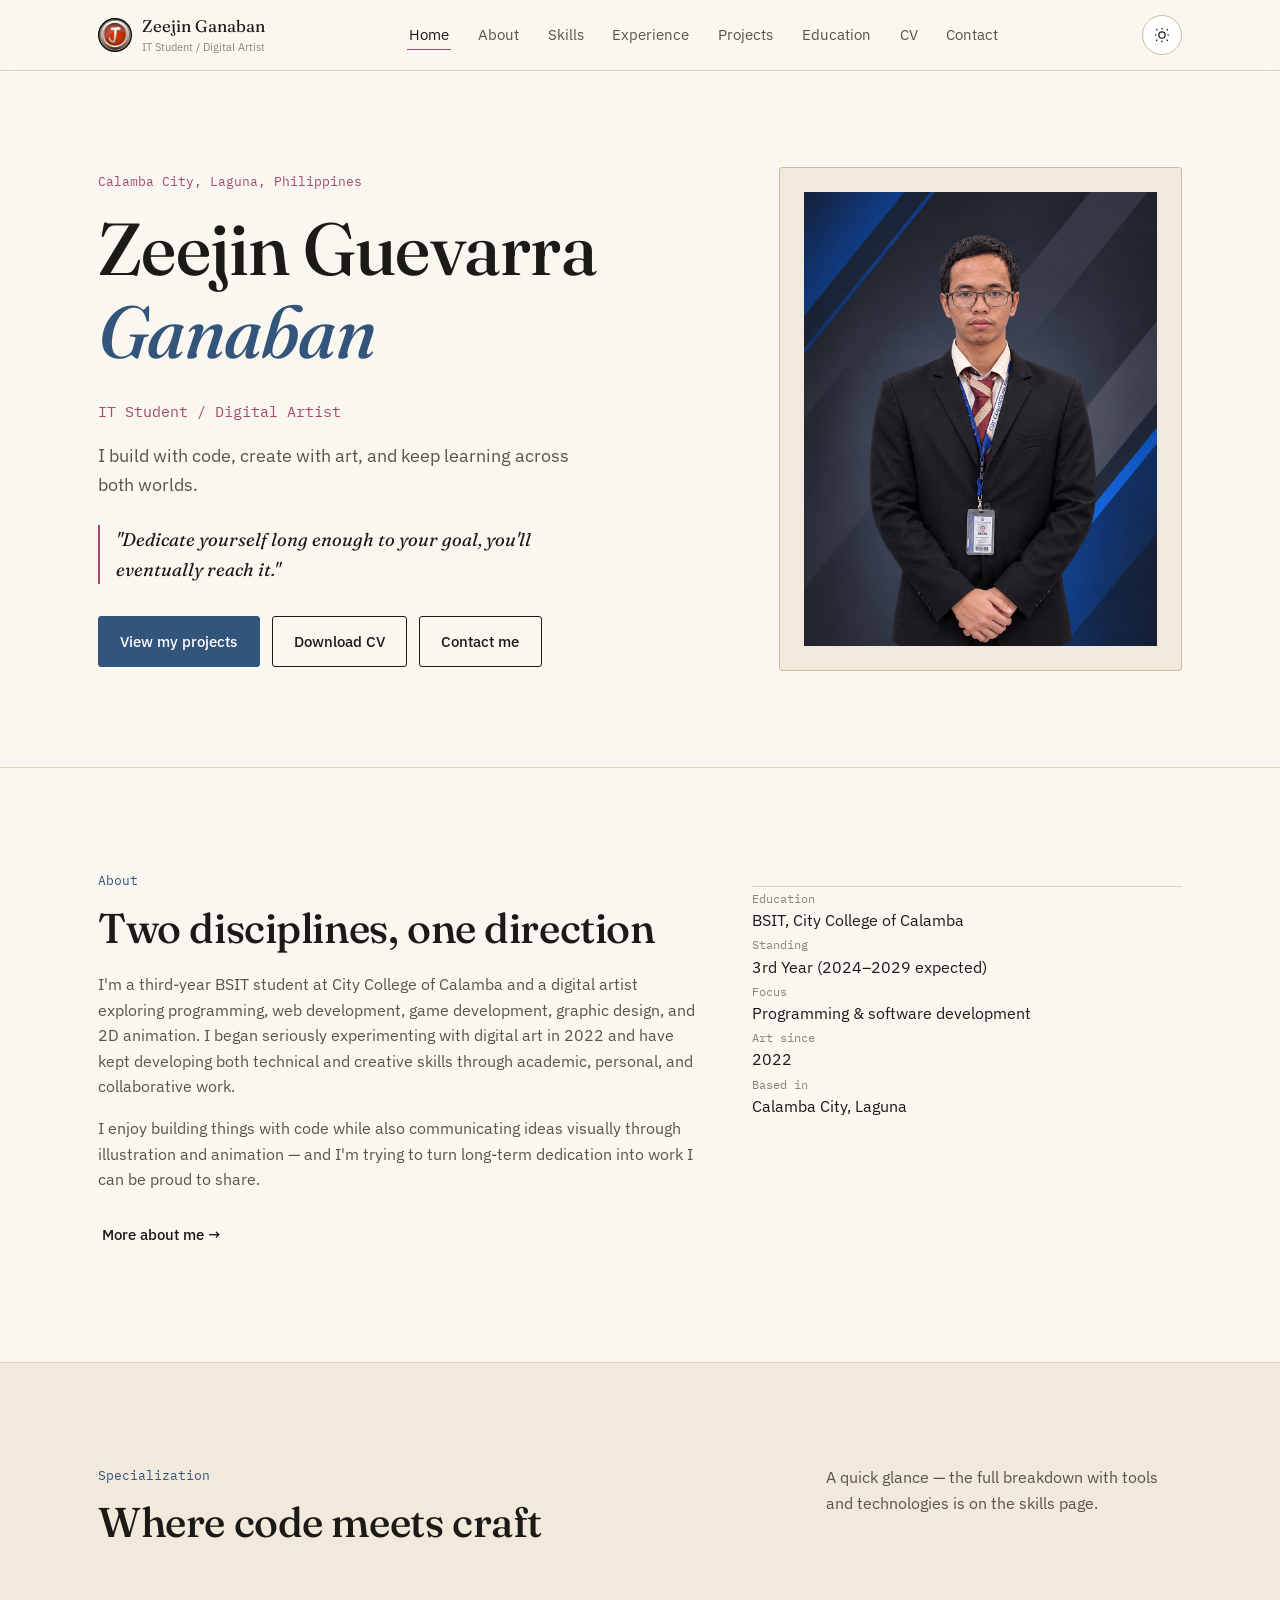
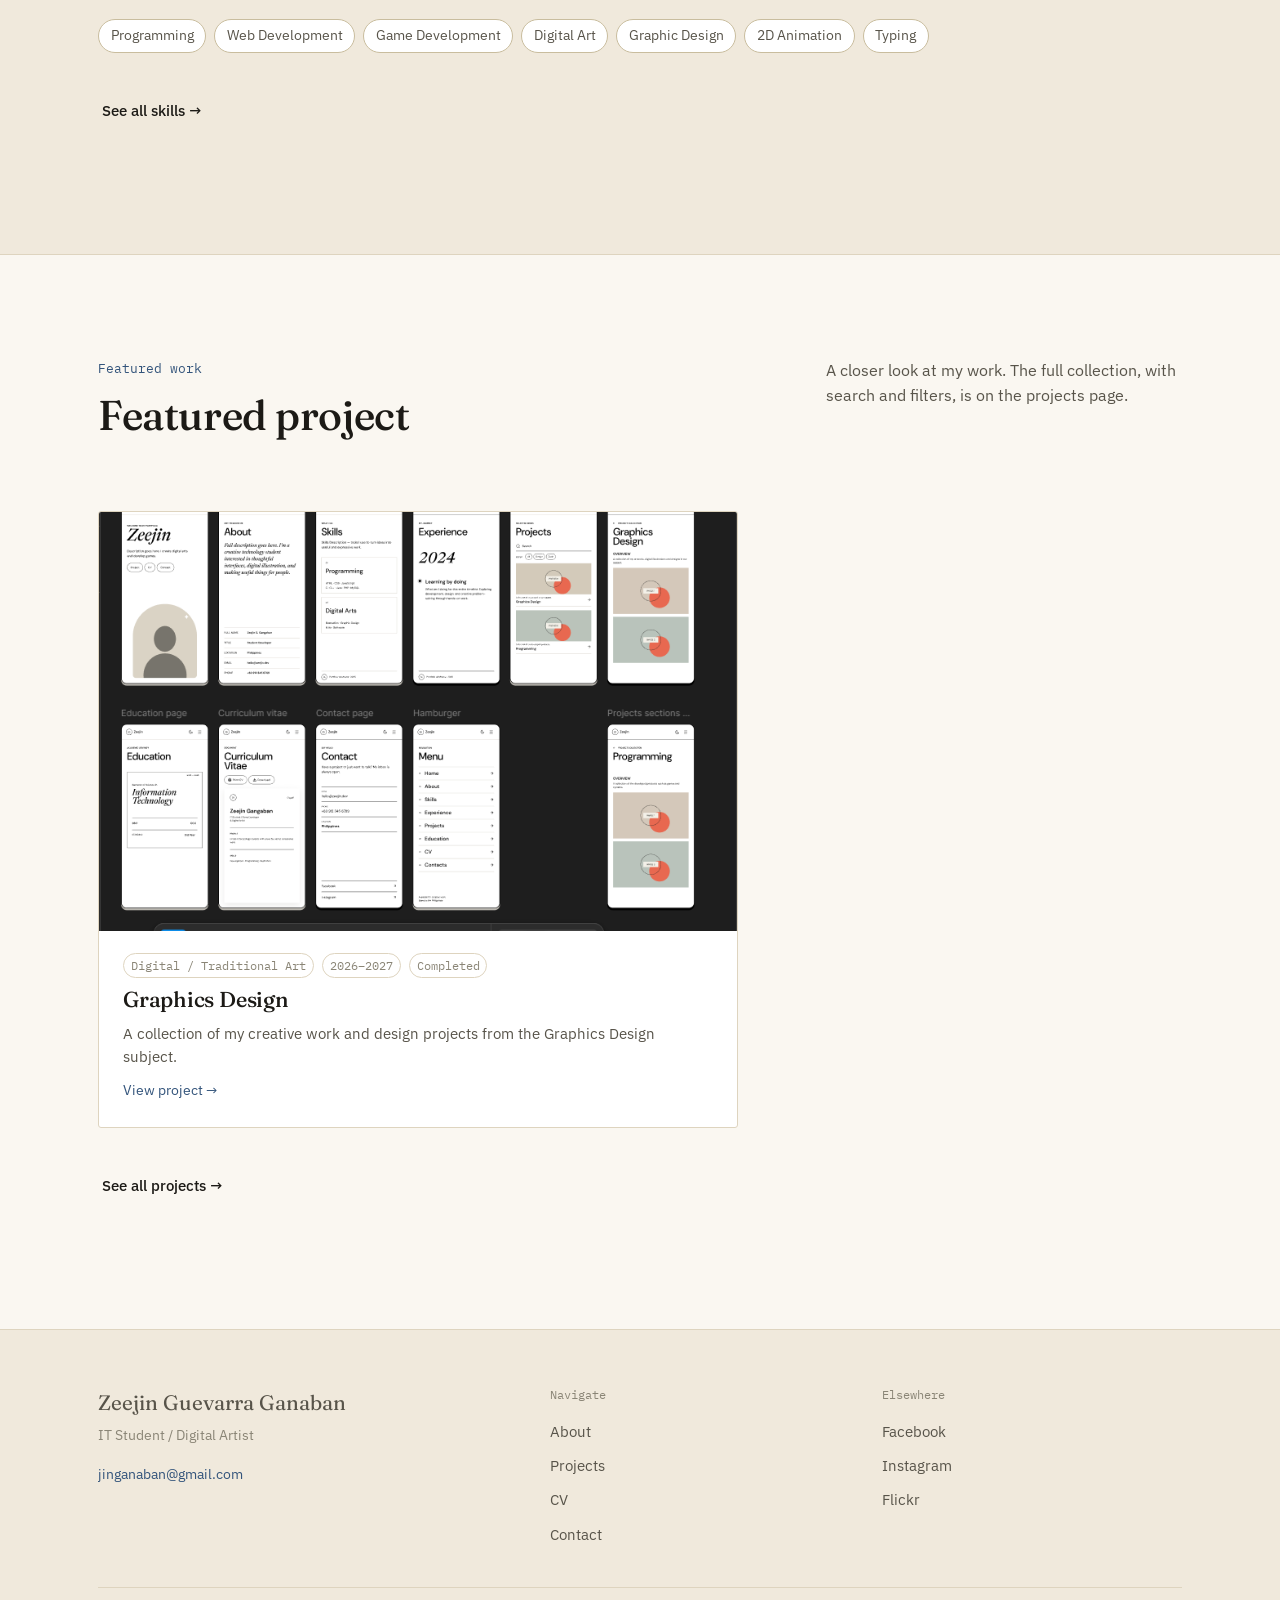
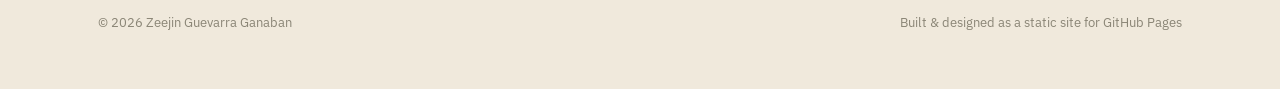
<file: index.html>
<!DOCTYPE html>
<html lang="en">
<head>
<meta charset="UTF-8">
<meta name="viewport" content="width=device-width, initial-scale=1, viewport-fit=cover">
<meta name="google-site-verification" content="iynzW2L5hZIbhTgi_yaoT4-MDDFm6JWb7ivW1ZarZ78" />
<title>Zeejin Ganaban | IT Student / Digital Artist</title>
<meta name="description" content="Portfolio of Zeejin Guevarra Ganaban — a BSIT student in Calamba City, Laguna building software and creating digital art and animation.">
<link rel="canonical" href="https://REPLACE-WITH-USERNAME.github.io/REPLACE-WITH-REPO/">
<meta property="og:type" content="website">
<meta property="og:title" content="Zeejin Ganaban | IT Student / Digital Artist">
<meta property="og:description" content="Portfolio of Zeejin Guevarra Ganaban — programming, web development, and digital art & animation.">
<meta property="og:image" content="assets/images/J.jpg">
<meta property="og:url" content="https://REPLACE-WITH-USERNAME.github.io/REPLACE-WITH-REPO/">
<meta name="twitter:card" content="summary">
<link rel="icon" href="assets/images/J.jpg">
<link rel="stylesheet" href="assets/css/style.css">
</head>
<body>
<a class="skip-link" href="#main">Skip to content</a>

<header class="site-header">
  <div class="wrap header-row">
    <a class="brand" href="index.html">
      <span class="brand-mark"><img src="assets/images/J.jpg" alt="" width="34" height="34"></span>
      <span>
        <span class="brand-name">Zeejin Ganaban</span>
        <span class="brand-role">IT Student / Digital Artist</span>
      </span>
    </a>
    <nav aria-label="Primary">
      <ul class="nav-list">
        <li><a href="index.html" aria-current="page">Home</a></li>
        <li><a href="about/index.html">About</a></li>
        <li><a href="skills/index.html">Skills</a></li>
        <li><a href="experience/index.html">Experience</a></li>
        <li><a href="projects/index.html">Projects</a></li>
        <li><a href="education/index.html">Education</a></li>
        <li><a href="cv/index.html">CV</a></li>
        <li><a href="contact/index.html">Contact</a></li>
      </ul>
    </nav>
    <div class="header-tools">
      <button class="theme-toggle" data-theme-toggle type="button" aria-pressed="false" aria-label="Toggle dark mode">
        <svg class="icon-sun" viewBox="0 0 24 24" fill="none" stroke="currentColor" stroke-width="1.6"><circle cx="12" cy="12" r="4.2"/><path d="M12 2.5v2.2M12 19.3v2.2M4.2 4.2l1.6 1.6M18.2 18.2l1.6 1.6M2.5 12h2.2M19.3 12h2.2M4.2 19.8l1.6-1.6M18.2 5.8l1.6-1.6"/></svg>
        <svg class="icon-moon" viewBox="0 0 24 24" fill="none" stroke="currentColor" stroke-width="1.6"><path d="M20 14.2A8.2 8.2 0 1 1 9.8 4a6.6 6.6 0 0 0 10.2 10.2Z"/></svg>
      </button>
      <button class="nav-toggle" data-nav-toggle type="button" aria-expanded="false" aria-controls="mobile-nav" aria-label="Toggle menu"><span class="visually-hidden">Menu</span></button>
    </div>
  </div>
  <nav class="mobile-nav" id="mobile-nav" data-mobile-nav aria-label="Mobile">
    <ul>
      <li><a href="index.html" aria-current="page">Home</a></li>
      <li><a href="about/index.html">About</a></li>
      <li><a href="skills/index.html">Skills</a></li>
      <li><a href="experience/index.html">Experience</a></li>
      <li><a href="projects/index.html">Projects</a></li>
      <li><a href="education/index.html">Education</a></li>
      <li><a href="cv/index.html">CV</a></li>
      <li><a href="contact/index.html">Contact</a></li>
    </ul>
  </nav>
</header>

<main id="main">

  <section class="wrap hero">
    <div>
      <p class="hero-eyebrow">Calamba City, Laguna, Philippines</p>
      <h1 class="hero-title">Zeejin Guevarra <em>Ganaban</em></h1>
      <p class="hero-role">IT Student / Digital Artist</p>
      <p class="hero-lede">I build with code, create with art, and keep learning across both worlds.</p>
      <p class="hero-tagline">"Dedicate yourself long enough to your goal, you'll eventually reach it."</p>
      <div class="btn-row">
        <a class="btn btn-primary" href="projects/index.html">View my projects</a>
        <a class="btn" href="assets/cv/Zeejin_Ganaban_CV.pdf" target="_blank" rel="noopener">Download CV</a>
        <a class="btn" href="contact/index.html">Contact me</a>
      </div>
    </div>
	<div class="hero-photo">
		<img src="assets/images/profile.png" alt="Zeejin Guevarra Ganaban" style="width:100%;height:100%;object-fit:cover;">
	</div>
  </section>

  <section class="section" data-reveal>
    <div class="wrap about-grid">
      <div>
        <p class="section-kicker">About</p>
        <h2 class="section-title">Two disciplines, one direction</h2>
        <p class="text-max">I'm a third-year BSIT student at City College of Calamba and a digital artist exploring programming, web development, game development, graphic design, and 2D animation. I began seriously experimenting with digital art in 2022 and have kept developing both technical and creative skills through academic, personal, and collaborative work.</p>
        <p class="text-max">I enjoy building things with code while also communicating ideas visually through illustration and animation — and I'm trying to turn long-term dedication into work I can be proud to share.</p>
        <a class="btn btn-quiet" href="about/index.html">More about me →</a>
      </div>
      <dl class="fact-list">
        <div><dt>Education</dt><dd>BSIT, City College of Calamba</dd></div>
        <div><dt>Standing</dt><dd>3rd Year (2024–2029 expected)</dd></div>
        <div><dt>Focus</dt><dd>Programming &amp; software development</dd></div>
        <div><dt>Art since</dt><dd>2022</dd></div>
        <div><dt>Based in</dt><dd>Calamba City, Laguna</dd></div>
      </dl>
    </div>
  </section>

  <section class="section section--alt" data-reveal>
    <div class="wrap">
      <div class="section-head">
        <div>
          <p class="section-kicker">Specialization</p>
          <h2 class="section-title">Where code meets craft</h2>
        </div>
        <p class="section-desc">A quick glance — the full breakdown with tools and technologies is on the skills page.</p>
      </div>
      <ul class="tag-list">
        <li class="tag">Programming</li>
        <li class="tag">Web Development</li>
        <li class="tag">Game Development</li>
        <li class="tag">Digital Art</li>
        <li class="tag">Graphic Design</li>
        <li class="tag">2D Animation</li>
        <li class="tag">Typing</li>
      </ul>
      <p style="margin-top:2rem;"><a class="btn btn-quiet" href="skills/index.html">See all skills →</a></p>
    </div>
  </section>

  <section class="section" data-reveal data-featured-section>
    <div class="wrap">
      <div class="section-head">
        <div>
          <p class="section-kicker">Featured work</p>
          <h2 class="section-title">Featured project</h2>
        </div>
        <p class="section-desc">A closer look at my work. The full collection, with search and filters, is on the projects page.</p>
      </div>
      <div data-featured-project></div>
      <p style="margin-top:2rem;"><a class="btn btn-quiet" href="projects/index.html">See all projects &rarr;</a></p>
    </div>
  </section>

</main>

<footer class="site-footer">
  <div class="wrap">
    <div class="footer-grid">
      <div>
        <p class="footer-brand">Zeejin Guevarra Ganaban</p>
        <p class="footer-role">IT Student / Digital Artist</p>
        <p style="font-size:.9rem;"><a href="mailto:jinganaban@gmail.com" style="color:var(--blue);text-decoration:none;">jinganaban@gmail.com</a></p>
      </div>
      <div>
        <p class="footer-heading">Navigate</p>
        <ul class="footer-links">
          <li><a href="about/index.html">About</a></li>
          <li><a href="projects/index.html">Projects</a></li>
          <li><a href="cv/index.html">CV</a></li>
          <li><a href="contact/index.html">Contact</a></li>
        </ul>
      </div>
      <div>
        <p class="footer-heading">Elsewhere</p>
        <ul class="footer-links">
          <li><a href="https://www.facebook.com/ZeejinGanaban/" target="_blank" rel="noopener">Facebook</a></li>
          <li><a href="https://www.instagram.com/_demobnector_/" target="_blank" rel="noopener">Instagram</a></li>
          <li><a href="https://www.flickr.com/photos/demobnector/" target="_blank" rel="noopener">Flickr</a></li>
        </ul>
      </div>
    </div>
    <div class="footer-bottom">
      <span>© <span data-year>2026</span> Zeejin Guevarra Ganaban</span>
      <span>Built &amp; designed as a static site for GitHub Pages</span>
    </div>
  </div>
</footer>

<script src="assets/js/app.js"></script>
<script src="assets/js/projects.js"></script>
<script src="assets/js/home.js"></script>
</body>
</html>
</file>
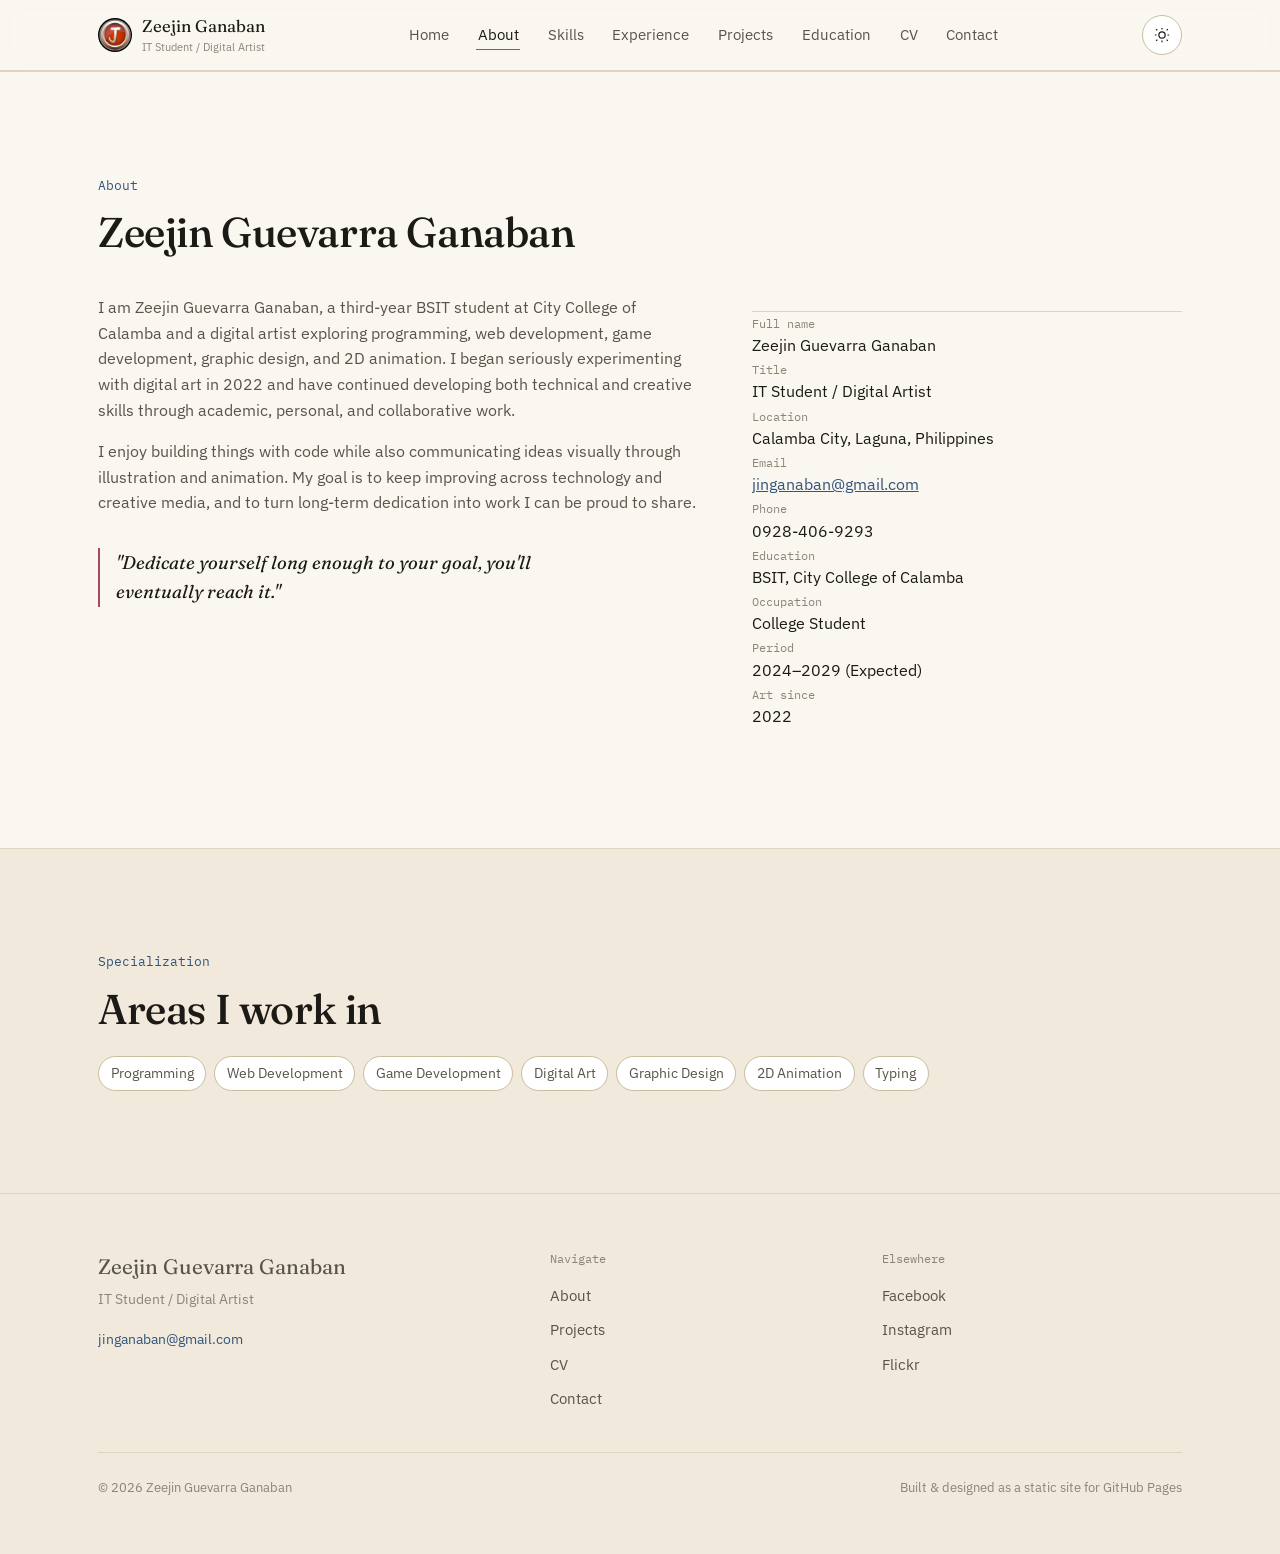
<file: about/index.html>
<!DOCTYPE html>
<html lang="en">
<head>
<meta charset="UTF-8">
<meta name="viewport" content="width=device-width, initial-scale=1, viewport-fit=cover">
<title>About | Zeejin Ganaban</title>
<meta name="description" content="About Zeejin Guevarra Ganaban — BSIT student and digital artist based in Calamba City, Laguna.">
<link rel="canonical" href="https://REPLACE-WITH-USERNAME.github.io/REPLACE-WITH-REPO/about/">
<meta property="og:type" content="website">
<meta property="og:title" content="About | Zeejin Ganaban">
<meta property="og:description" content="About Zeejin Guevarra Ganaban — BSIT student and digital artist based in Calamba City, Laguna.">
<meta property="og:image" content="../assets/images/J.jpg">
<meta name="twitter:card" content="summary">
<link rel="icon" href="../assets/images/J.jpg">
<link rel="stylesheet" href="../assets/css/style.css">
</head>
<body>
<a class="skip-link" href="#main">Skip to content</a>
<header class="site-header">
  <div class="wrap header-row">
    <a class="brand" href="../index.html">
      <span class="brand-mark"><img src="../assets/images/J.jpg" alt="" width="34" height="34"></span>
      <span>
        <span class="brand-name">Zeejin Ganaban</span>
        <span class="brand-role">IT Student / Digital Artist</span>
      </span>
    </a>
    <nav aria-label="Primary">
      <ul class="nav-list">
        <li><a href="../index.html">Home</a></li>
        <li><a href="../about/index.html" aria-current="page">About</a></li>
        <li><a href="../skills/index.html">Skills</a></li>
        <li><a href="../experience/index.html">Experience</a></li>
        <li><a href="../projects/index.html">Projects</a></li>
        <li><a href="../education/index.html">Education</a></li>
        <li><a href="../cv/index.html">CV</a></li>
        <li><a href="../contact/index.html">Contact</a></li>
      </ul>
    </nav>
    <div class="header-tools">
      <button class="theme-toggle" data-theme-toggle type="button" aria-pressed="false" aria-label="Toggle dark mode">
        <svg class="icon-sun" viewBox="0 0 24 24" fill="none" stroke="currentColor" stroke-width="1.6"><circle cx="12" cy="12" r="4.2"/><path d="M12 2.5v2.2M12 19.3v2.2M4.2 4.2l1.6 1.6M18.2 18.2l1.6 1.6M2.5 12h2.2M19.3 12h2.2M4.2 19.8l1.6-1.6M18.2 5.8l1.6-1.6"/></svg>
        <svg class="icon-moon" viewBox="0 0 24 24" fill="none" stroke="currentColor" stroke-width="1.6"><path d="M20 14.2A8.2 8.2 0 1 1 9.8 4a6.6 6.6 0 0 0 10.2 10.2Z"/></svg>
      </button>
      <button class="nav-toggle" data-nav-toggle type="button" aria-expanded="false" aria-controls="mobile-nav" aria-label="Toggle menu"><span class="visually-hidden">Menu</span></button>
    </div>
  </div>
  <nav class="mobile-nav" id="mobile-nav" data-mobile-nav aria-label="Mobile">
    <ul>
      <li><a href="../index.html">Home</a></li>
      <li><a href="../about/index.html" aria-current="page">About</a></li>
      <li><a href="../skills/index.html">Skills</a></li>
      <li><a href="../experience/index.html">Experience</a></li>
      <li><a href="../projects/index.html">Projects</a></li>
      <li><a href="../education/index.html">Education</a></li>
      <li><a href="../cv/index.html">CV</a></li>
      <li><a href="../contact/index.html">Contact</a></li>
    </ul>
  </nav>
</header>

<main id="main">

  <section class="section" data-reveal>
    <div class="wrap">
      <p class="section-kicker">About</p>
      <h1 class="section-title">Zeejin Guevarra Ganaban</h1>
      <div class="about-grid" style="margin-top:2.5rem;">
        <div>
          <p class="text-max">I am Zeejin Guevarra Ganaban, a third-year BSIT student at City College of Calamba and a digital artist exploring programming, web development, game development, graphic design, and 2D animation. I began seriously experimenting with digital art in 2022 and have continued developing both technical and creative skills through academic, personal, and collaborative work.</p>
          <p class="text-max">I enjoy building things with code while also communicating ideas visually through illustration and animation. My goal is to keep improving across technology and creative media, and to turn long-term dedication into work I can be proud to share.</p>
          <p class="hero-tagline" style="margin-top:2rem;">"Dedicate yourself long enough to your goal, you'll eventually reach it."</p>
        </div>
        <dl class="fact-list">
          <div><dt>Full name</dt><dd>Zeejin Guevarra Ganaban</dd></div>
          <div><dt>Title</dt><dd>IT Student / Digital Artist</dd></div>
          <div><dt>Location</dt><dd>Calamba City, Laguna, Philippines</dd></div>
          <div><dt>Email</dt><dd><a href="mailto:jinganaban@gmail.com" style="color:var(--blue);">jinganaban@gmail.com</a></dd></div>
          <div><dt>Phone</dt><dd>0928-406-9293</dd></div>
          <div><dt>Education</dt><dd>BSIT, City College of Calamba</dd></div>
          <div><dt>Occupation</dt><dd>College Student</dd></div>
          <div><dt>Period</dt><dd>2024–2029 (Expected)</dd></div>
          <div><dt>Art since</dt><dd>2022</dd></div>
        </dl>
      </div>
    </div>
  </section>

  <section class="section section--alt" data-reveal>
    <div class="wrap">
      <p class="section-kicker">Specialization</p>
      <h2 class="section-title">Areas I work in</h2>
      <ul class="tag-list" style="margin-top:1.5rem;">
        <li class="tag">Programming</li>
        <li class="tag">Web Development</li>
        <li class="tag">Game Development</li>
        <li class="tag">Digital Art</li>
        <li class="tag">Graphic Design</li>
        <li class="tag">2D Animation</li>
        <li class="tag">Typing</li>
      </ul>
    </div>
  </section>

</main>
<footer class="site-footer">
  <div class="wrap">
    <div class="footer-grid">
      <div>
        <p class="footer-brand">Zeejin Guevarra Ganaban</p>
        <p class="footer-role">IT Student / Digital Artist</p>
        <p style="font-size:.9rem;"><a href="mailto:jinganaban@gmail.com" style="color:var(--blue);text-decoration:none;">jinganaban@gmail.com</a></p>
      </div>
      <div>
        <p class="footer-heading">Navigate</p>
        <ul class="footer-links">
          <li><a href="../about/index.html">About</a></li>
          <li><a href="../projects/index.html">Projects</a></li>
          <li><a href="../cv/index.html">CV</a></li>
          <li><a href="../contact/index.html">Contact</a></li>
        </ul>
      </div>
      <div>
        <p class="footer-heading">Elsewhere</p>
        <ul class="footer-links">
          <li><a href="https://www.facebook.com/ZeejinGanaban/" target="_blank" rel="noopener">Facebook</a></li>
          <li><a href="https://www.instagram.com/_demobnector_/" target="_blank" rel="noopener">Instagram</a></li>
          <li><a href="https://www.flickr.com/photos/demobnector/" target="_blank" rel="noopener">Flickr</a></li>
        </ul>
      </div>
    </div>
    <div class="footer-bottom">
      <span>© <span data-year>2026</span> Zeejin Guevarra Ganaban</span>
      <span>Built &amp; designed as a static site for GitHub Pages</span>
    </div>
  </div>
</footer>

<script src="../assets/js/app.js"></script>
</body>
</html>
</file>
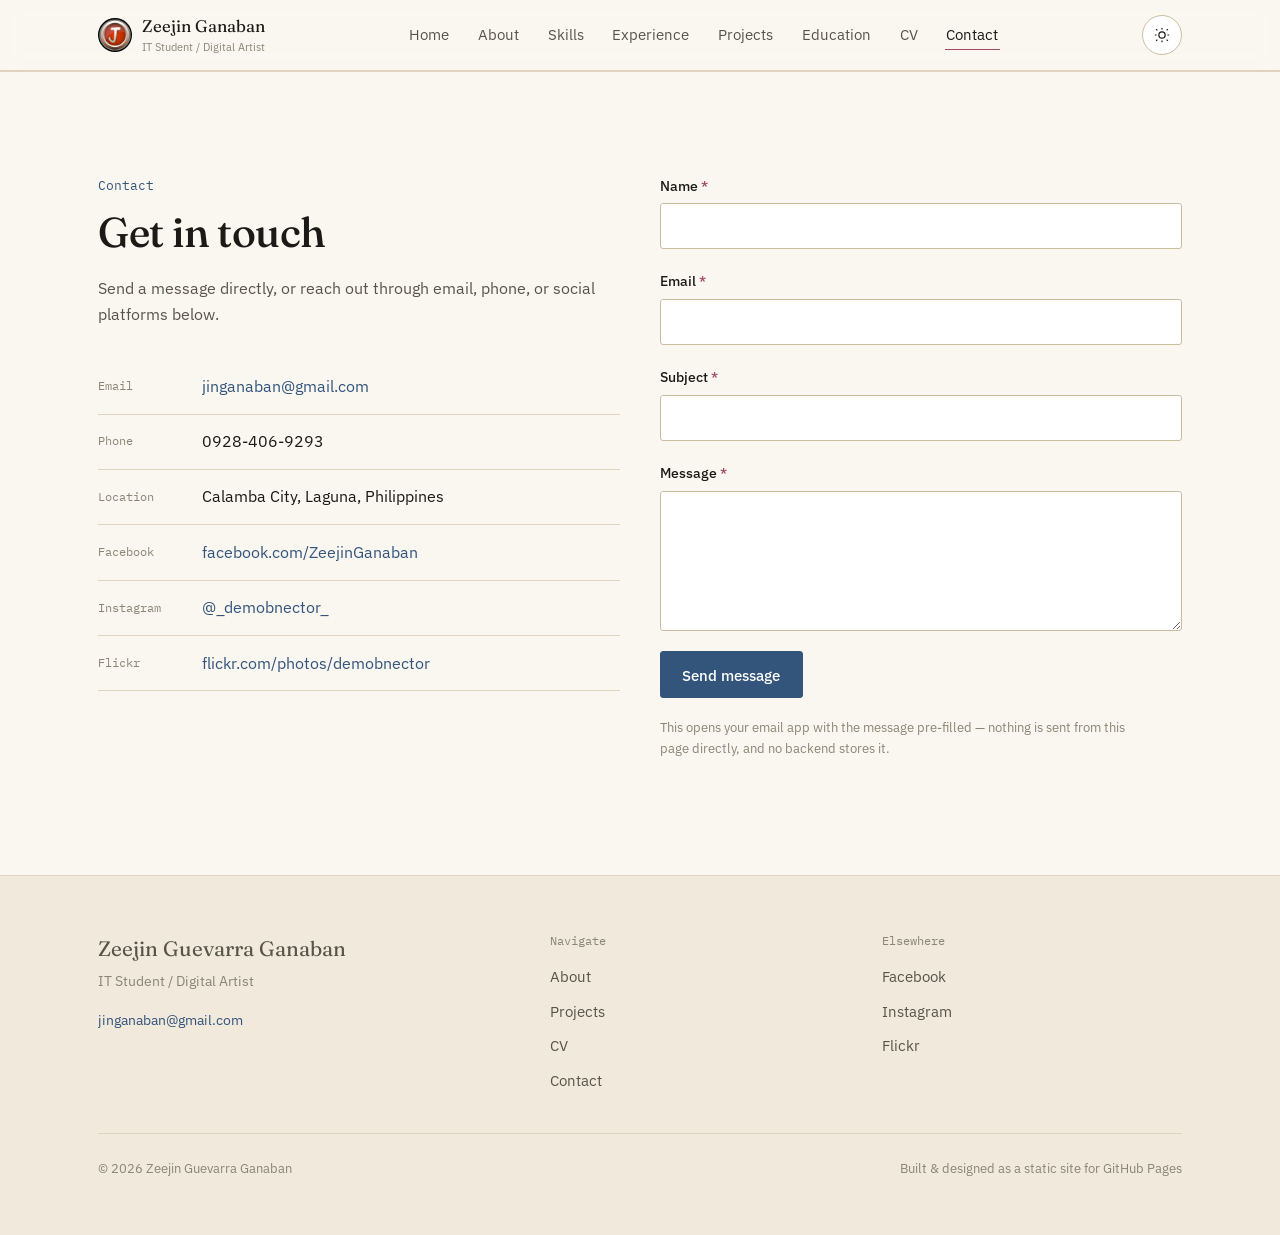
<file: contact/index.html>
<!DOCTYPE html>
<html lang="en">
<head>
<meta charset="UTF-8">
<meta name="viewport" content="width=device-width, initial-scale=1, viewport-fit=cover">
<title>Contact | Zeejin Ganaban</title>
<meta name="description" content="Contact Zeejin Ganaban by email, phone, or social platforms, or send a message directly.">
<link rel="canonical" href="https://REPLACE-WITH-USERNAME.github.io/REPLACE-WITH-REPO/contact/">
<meta property="og:type" content="website">
<meta property="og:title" content="Contact | Zeejin Ganaban">
<meta property="og:description" content="Contact Zeejin Ganaban by email, phone, or social platforms, or send a message directly.">
<meta property="og:image" content="../assets/images/J.jpg">
<meta name="twitter:card" content="summary">
<link rel="icon" href="../assets/images/J.jpg">
<link rel="stylesheet" href="../assets/css/style.css">
</head>
<body>
<a class="skip-link" href="#main">Skip to content</a>
<header class="site-header">
  <div class="wrap header-row">
    <a class="brand" href="../index.html">
      <span class="brand-mark"><img src="../assets/images/J.jpg" alt="" width="34" height="34"></span>
      <span>
        <span class="brand-name">Zeejin Ganaban</span>
        <span class="brand-role">IT Student / Digital Artist</span>
      </span>
    </a>
    <nav aria-label="Primary">
      <ul class="nav-list">
        <li><a href="../index.html">Home</a></li>
        <li><a href="../about/index.html">About</a></li>
        <li><a href="../skills/index.html">Skills</a></li>
        <li><a href="../experience/index.html">Experience</a></li>
        <li><a href="../projects/index.html">Projects</a></li>
        <li><a href="../education/index.html">Education</a></li>
        <li><a href="../cv/index.html">CV</a></li>
        <li><a href="../contact/index.html" aria-current="page">Contact</a></li>
      </ul>
    </nav>
    <div class="header-tools">
      <button class="theme-toggle" data-theme-toggle type="button" aria-pressed="false" aria-label="Toggle dark mode">
        <svg class="icon-sun" viewBox="0 0 24 24" fill="none" stroke="currentColor" stroke-width="1.6"><circle cx="12" cy="12" r="4.2"/><path d="M12 2.5v2.2M12 19.3v2.2M4.2 4.2l1.6 1.6M18.2 18.2l1.6 1.6M2.5 12h2.2M19.3 12h2.2M4.2 19.8l1.6-1.6M18.2 5.8l1.6-1.6"/></svg>
        <svg class="icon-moon" viewBox="0 0 24 24" fill="none" stroke="currentColor" stroke-width="1.6"><path d="M20 14.2A8.2 8.2 0 1 1 9.8 4a6.6 6.6 0 0 0 10.2 10.2Z"/></svg>
      </button>
      <button class="nav-toggle" data-nav-toggle type="button" aria-expanded="false" aria-controls="mobile-nav" aria-label="Toggle menu"><span class="visually-hidden">Menu</span></button>
    </div>
  </div>
  <nav class="mobile-nav" id="mobile-nav" data-mobile-nav aria-label="Mobile">
    <ul>
      <li><a href="../index.html">Home</a></li>
      <li><a href="../about/index.html">About</a></li>
      <li><a href="../skills/index.html">Skills</a></li>
      <li><a href="../experience/index.html">Experience</a></li>
      <li><a href="../projects/index.html">Projects</a></li>
      <li><a href="../education/index.html">Education</a></li>
      <li><a href="../cv/index.html">CV</a></li>
      <li><a href="../contact/index.html" aria-current="page">Contact</a></li>
    </ul>
  </nav>
</header>

<main id="main">

  <section class="section" data-reveal>
    <div class="wrap info-grid">
      <div>
        <p class="section-kicker">Contact</p>
        <h1 class="section-title">Get in touch</h1>
        <p class="section-desc text-max">Send a message directly, or reach out through email, phone, or social platforms below.</p>
        <dl class="info-list" style="margin-top:2rem;">
          <li><dt>Email</dt><dd><a href="mailto:jinganaban@gmail.com">jinganaban@gmail.com</a></dd></li>
          <li><dt>Phone</dt><dd>0928-406-9293</dd></li>
          <li><dt>Location</dt><dd>Calamba City, Laguna, Philippines</dd></li>
          <li><dt>Facebook</dt><dd><a href="https://www.facebook.com/ZeejinGanaban/" target="_blank" rel="noopener">facebook.com/ZeejinGanaban</a></dd></li>
          <li><dt>Instagram</dt><dd><a href="https://www.instagram.com/_demobnector_/" target="_blank" rel="noopener">@_demobnector_</a></dd></li>
          <li><dt>Flickr</dt><dd><a href="https://www.flickr.com/photos/demobnector/" target="_blank" rel="noopener">flickr.com/photos/demobnector</a></dd></li>
        </dl>
      </div>

      <form class="form-grid" action="https://formspree.io/f/xgaanybq" data-contact-form data-recipient="jinganaban@gmail.com" novalidate>
        <p class="form-status" data-form-status role="status" aria-live="polite"></p>

        <div class="form-row">
          <label for="contact-name">Name <span class="req">*</span></label>
          <input type="text" id="contact-name" name="name" autocomplete="name" required>
          <p class="form-error" role="alert"></p>
        </div>

        <div class="form-row">
          <label for="contact-email">Email <span class="req">*</span></label>
          <input type="email" id="contact-email" name="email" autocomplete="email" required>
          <p class="form-error" role="alert"></p>
        </div>

        <div class="form-row">
          <label for="contact-subject">Subject <span class="req">*</span></label>
          <input type="text" id="contact-subject" name="subject" required>
          <p class="form-error" role="alert"></p>
        </div>

        <div class="form-row">
          <label for="contact-message">Message <span class="req">*</span></label>
          <textarea id="contact-message" name="message" required></textarea>
          <p class="form-error" role="alert"></p>
        </div>

        <!-- Honeypot field: hidden from real visitors, catches simple spam bots -->
        <div class="hp-field" aria-hidden="true">
          <label for="contact-company">Leave this field empty</label>
          <input type="text" id="contact-company" name="_gotcha" tabindex="-1" autocomplete="off">
        </div>

        <div class="btn-row">
          <button class="btn btn-primary" type="submit">Send message</button>
        </div>
        <p class="form-hint">This opens your email app with the message pre-filled — nothing is sent from this page directly, and no backend stores it.</p>
      </form>
    </div>
  </section>

</main>
<footer class="site-footer">
  <div class="wrap">
    <div class="footer-grid">
      <div>
        <p class="footer-brand">Zeejin Guevarra Ganaban</p>
        <p class="footer-role">IT Student / Digital Artist</p>
        <p style="font-size:.9rem;"><a href="mailto:jinganaban@gmail.com" style="color:var(--blue);text-decoration:none;">jinganaban@gmail.com</a></p>
      </div>
      <div>
        <p class="footer-heading">Navigate</p>
        <ul class="footer-links">
          <li><a href="../about/index.html">About</a></li>
          <li><a href="../projects/index.html">Projects</a></li>
          <li><a href="../cv/index.html">CV</a></li>
          <li><a href="../contact/index.html">Contact</a></li>
        </ul>
      </div>
      <div>
        <p class="footer-heading">Elsewhere</p>
        <ul class="footer-links">
          <li><a href="https://www.facebook.com/ZeejinGanaban/" target="_blank" rel="noopener">Facebook</a></li>
          <li><a href="https://www.instagram.com/_demobnector_/" target="_blank" rel="noopener">Instagram</a></li>
          <li><a href="https://www.flickr.com/photos/demobnector/" target="_blank" rel="noopener">Flickr</a></li>
        </ul>
      </div>
    </div>
    <div class="footer-bottom">
      <span>© <span data-year>2026</span> Zeejin Guevarra Ganaban</span>
      <span>Built &amp; designed as a static site for GitHub Pages</span>
    </div>
  </div>
</footer>

<script src="../assets/js/app.js"></script>
</body>
</html>
</file>
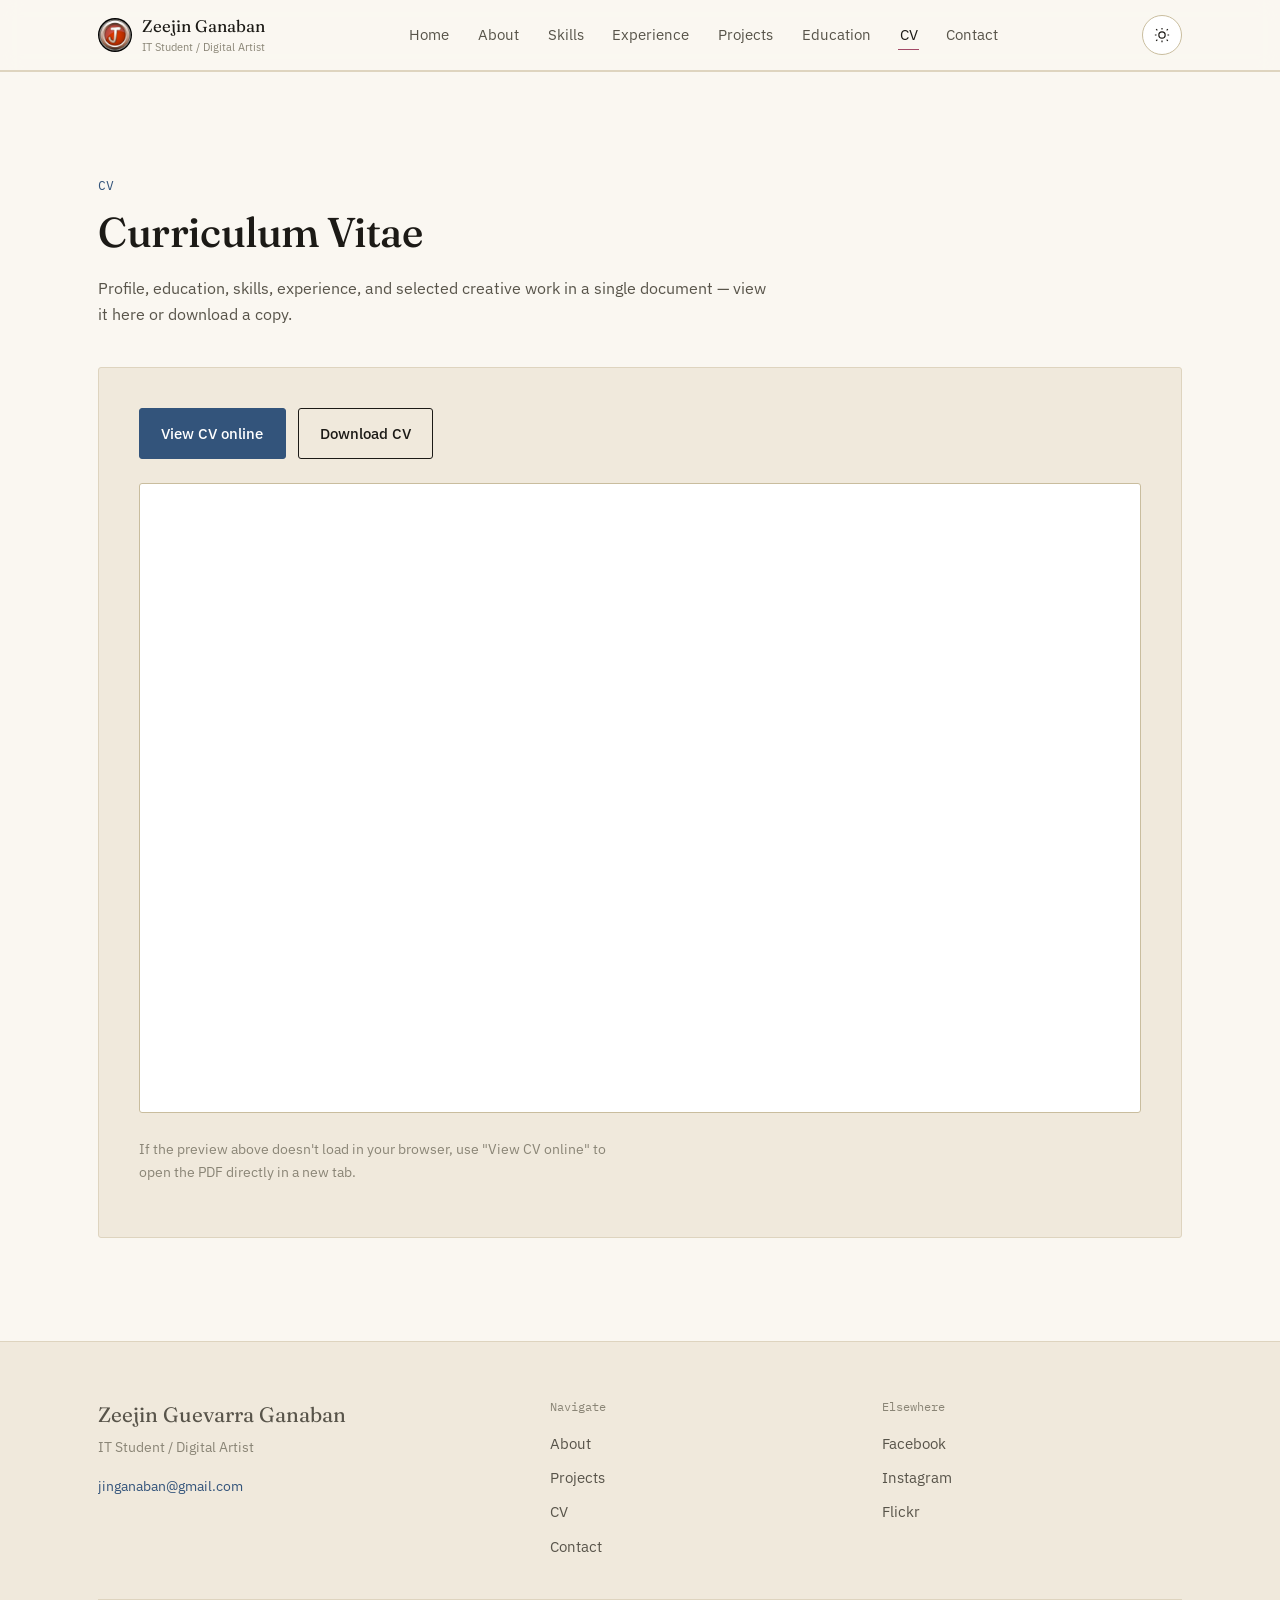
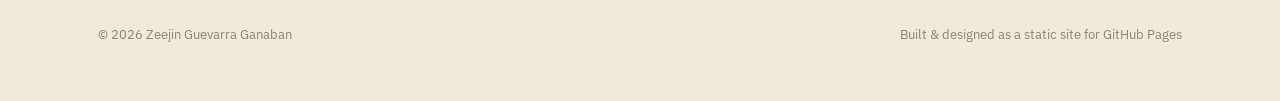
<file: cv/index.html>
<!DOCTYPE html>
<html lang="en">
<head>
<meta charset="UTF-8">
<meta name="viewport" content="width=device-width, initial-scale=1, viewport-fit=cover">
<title>CV | Zeejin Ganaban</title>
<meta name="description" content="View or download the curriculum vitae of Zeejin Ganaban, IT student and digital artist.">
<link rel="canonical" href="https://REPLACE-WITH-USERNAME.github.io/REPLACE-WITH-REPO/cv/">
<meta property="og:type" content="website">
<meta property="og:title" content="CV | Zeejin Ganaban">
<meta property="og:description" content="View or download the curriculum vitae of Zeejin Ganaban, IT student and digital artist.">
<meta property="og:image" content="../assets/images/J.jpg">
<meta name="twitter:card" content="summary">
<link rel="icon" href="../assets/images/J.jpg">
<link rel="stylesheet" href="../assets/css/style.css">
</head>
<body>
<a class="skip-link" href="#main">Skip to content</a>
<header class="site-header">
  <div class="wrap header-row">
    <a class="brand" href="../index.html">
      <span class="brand-mark"><img src="../assets/images/J.jpg" alt="" width="34" height="34"></span>
      <span>
        <span class="brand-name">Zeejin Ganaban</span>
        <span class="brand-role">IT Student / Digital Artist</span>
      </span>
    </a>
    <nav aria-label="Primary">
      <ul class="nav-list">
        <li><a href="../index.html">Home</a></li>
        <li><a href="../about/index.html">About</a></li>
        <li><a href="../skills/index.html">Skills</a></li>
        <li><a href="../experience/index.html">Experience</a></li>
        <li><a href="../projects/index.html">Projects</a></li>
        <li><a href="../education/index.html">Education</a></li>
        <li><a href="../cv/index.html" aria-current="page">CV</a></li>
        <li><a href="../contact/index.html">Contact</a></li>
      </ul>
    </nav>
    <div class="header-tools">
      <button class="theme-toggle" data-theme-toggle type="button" aria-pressed="false" aria-label="Toggle dark mode">
        <svg class="icon-sun" viewBox="0 0 24 24" fill="none" stroke="currentColor" stroke-width="1.6"><circle cx="12" cy="12" r="4.2"/><path d="M12 2.5v2.2M12 19.3v2.2M4.2 4.2l1.6 1.6M18.2 18.2l1.6 1.6M2.5 12h2.2M19.3 12h2.2M4.2 19.8l1.6-1.6M18.2 5.8l1.6-1.6"/></svg>
        <svg class="icon-moon" viewBox="0 0 24 24" fill="none" stroke="currentColor" stroke-width="1.6"><path d="M20 14.2A8.2 8.2 0 1 1 9.8 4a6.6 6.6 0 0 0 10.2 10.2Z"/></svg>
      </button>
      <button class="nav-toggle" data-nav-toggle type="button" aria-expanded="false" aria-controls="mobile-nav" aria-label="Toggle menu"><span class="visually-hidden">Menu</span></button>
    </div>
  </div>
  <nav class="mobile-nav" id="mobile-nav" data-mobile-nav aria-label="Mobile">
    <ul>
      <li><a href="../index.html">Home</a></li>
      <li><a href="../about/index.html">About</a></li>
      <li><a href="../skills/index.html">Skills</a></li>
      <li><a href="../experience/index.html">Experience</a></li>
      <li><a href="../projects/index.html">Projects</a></li>
      <li><a href="../education/index.html">Education</a></li>
      <li><a href="../cv/index.html" aria-current="page">CV</a></li>
      <li><a href="../contact/index.html">Contact</a></li>
    </ul>
  </nav>
</header>

<main id="main">

  <section class="section" data-reveal>
    <div class="wrap">
      <p class="section-kicker">CV</p>
      <h1 class="section-title">Curriculum Vitae</h1>
      <p class="section-desc text-max">Profile, education, skills, experience, and selected creative work in a single document — view it here or download a copy.</p>
      <div class="cv-panel" style="margin-top:2.5rem;">
        <div class="btn-row">
          <a class="btn btn-primary" href="../assets/cv/Zeejin_Ganaban_CV.pdf" target="_blank" rel="noopener">View CV online</a>
          <a class="btn" href="../assets/cv/Zeejin_Ganaban_CV.pdf" download>Download CV</a>
        </div>
        <iframe class="cv-embed" src="../assets/cv/Zeejin_Ganaban_CV.pdf" title="Zeejin Ganaban CV preview"></iframe>
        <p class="cv-embed-fallback">If the preview above doesn't load in your browser, use "View CV online" to open the PDF directly in a new tab.</p>
      </div>
    </div>
  </section>

</main>
<footer class="site-footer">
  <div class="wrap">
    <div class="footer-grid">
      <div>
        <p class="footer-brand">Zeejin Guevarra Ganaban</p>
        <p class="footer-role">IT Student / Digital Artist</p>
        <p style="font-size:.9rem;"><a href="mailto:jinganaban@gmail.com" style="color:var(--blue);text-decoration:none;">jinganaban@gmail.com</a></p>
      </div>
      <div>
        <p class="footer-heading">Navigate</p>
        <ul class="footer-links">
          <li><a href="../about/index.html">About</a></li>
          <li><a href="../projects/index.html">Projects</a></li>
          <li><a href="../cv/index.html">CV</a></li>
          <li><a href="../contact/index.html">Contact</a></li>
        </ul>
      </div>
      <div>
        <p class="footer-heading">Elsewhere</p>
        <ul class="footer-links">
          <li><a href="https://www.facebook.com/ZeejinGanaban/" target="_blank" rel="noopener">Facebook</a></li>
          <li><a href="https://www.instagram.com/_demobnector_/" target="_blank" rel="noopener">Instagram</a></li>
          <li><a href="https://www.flickr.com/photos/demobnector/" target="_blank" rel="noopener">Flickr</a></li>
        </ul>
      </div>
    </div>
    <div class="footer-bottom">
      <span>© <span data-year>2026</span> Zeejin Guevarra Ganaban</span>
      <span>Built &amp; designed as a static site for GitHub Pages</span>
    </div>
  </div>
</footer>

<script src="../assets/js/app.js"></script>
</body>
</html>
</file>
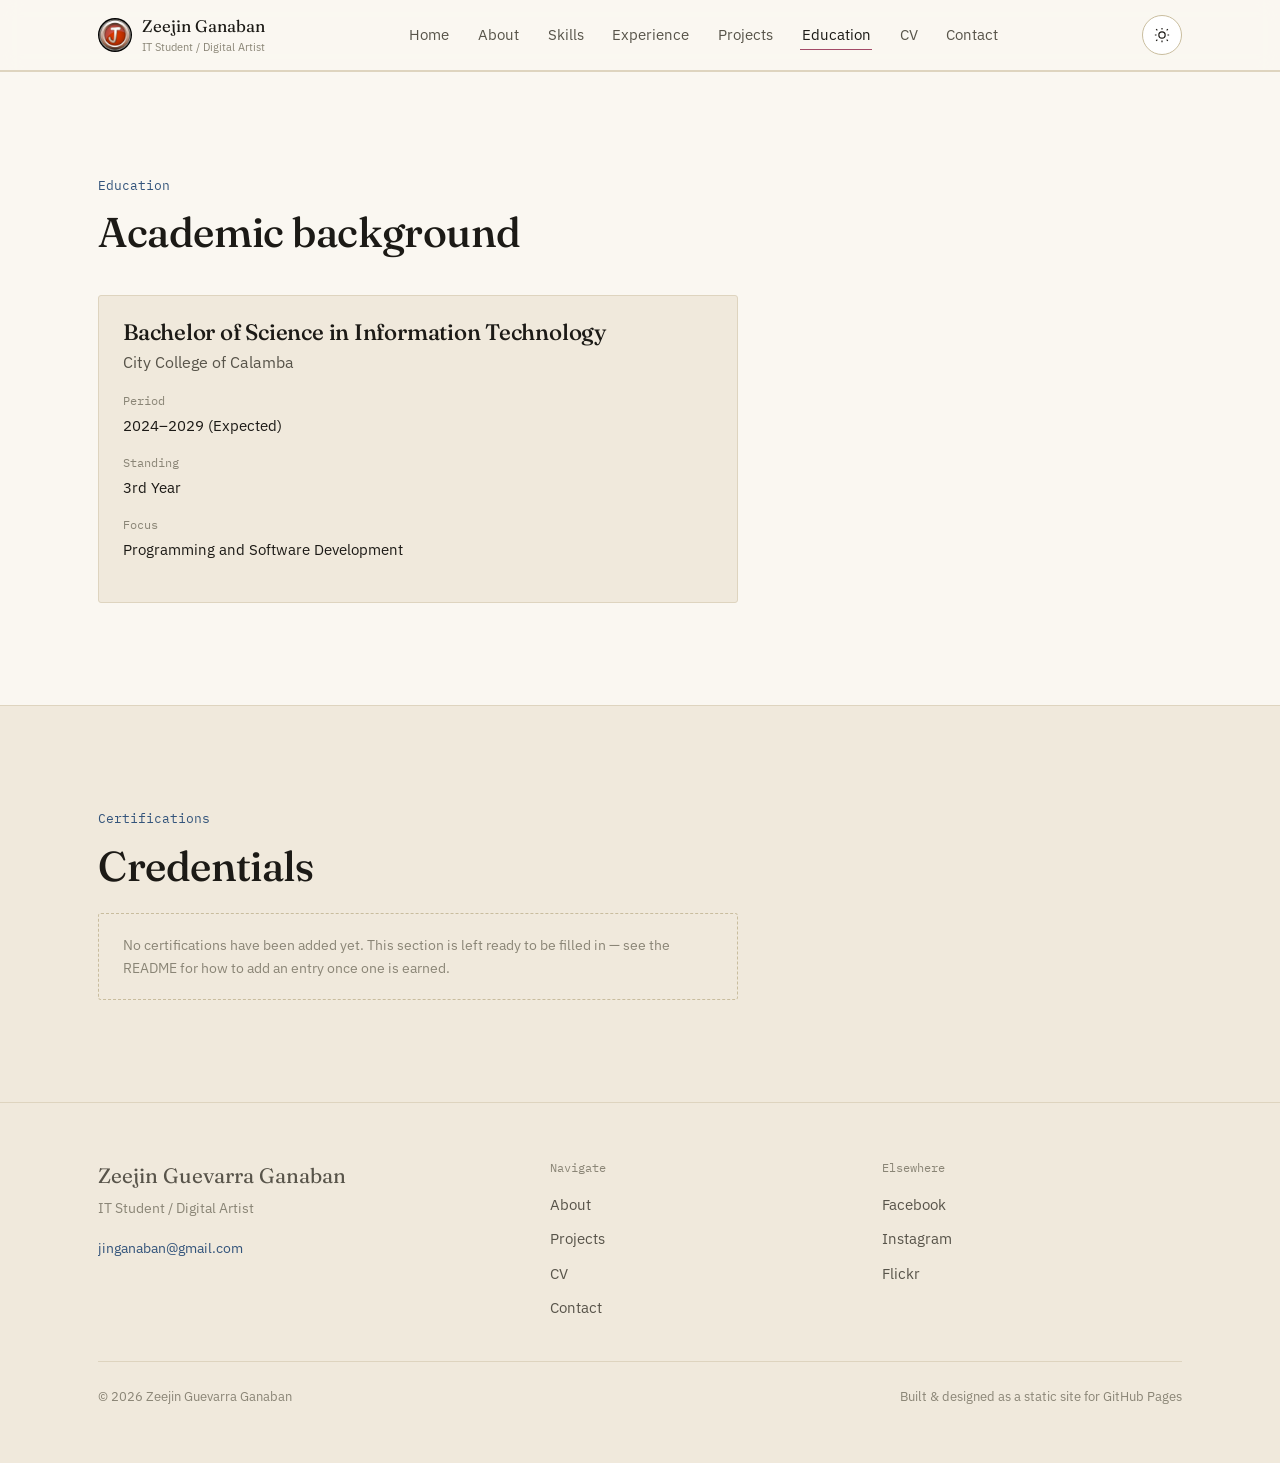
<file: education/index.html>
<!DOCTYPE html>
<html lang="en">
<head>
<meta charset="UTF-8">
<meta name="viewport" content="width=device-width, initial-scale=1, viewport-fit=cover">
<title>Education | Zeejin Ganaban</title>
<meta name="description" content="Education background of Zeejin Ganaban — Bachelor of Science in Information Technology at City College of Calamba.">
<link rel="canonical" href="https://REPLACE-WITH-USERNAME.github.io/REPLACE-WITH-REPO/education/">
<meta property="og:type" content="website">
<meta property="og:title" content="Education | Zeejin Ganaban">
<meta property="og:description" content="Education background of Zeejin Ganaban — Bachelor of Science in Information Technology at City College of Calamba.">
<meta property="og:image" content="../assets/images/J.jpg">
<meta name="twitter:card" content="summary">
<link rel="icon" href="../assets/images/J.jpg">
<link rel="stylesheet" href="../assets/css/style.css">
</head>
<body>
<a class="skip-link" href="#main">Skip to content</a>
<header class="site-header">
  <div class="wrap header-row">
    <a class="brand" href="../index.html">
      <span class="brand-mark"><img src="../assets/images/J.jpg" alt="" width="34" height="34"></span>
      <span>
        <span class="brand-name">Zeejin Ganaban</span>
        <span class="brand-role">IT Student / Digital Artist</span>
      </span>
    </a>
    <nav aria-label="Primary">
      <ul class="nav-list">
        <li><a href="../index.html">Home</a></li>
        <li><a href="../about/index.html">About</a></li>
        <li><a href="../skills/index.html">Skills</a></li>
        <li><a href="../experience/index.html">Experience</a></li>
        <li><a href="../projects/index.html">Projects</a></li>
        <li><a href="../education/index.html" aria-current="page">Education</a></li>
        <li><a href="../cv/index.html">CV</a></li>
        <li><a href="../contact/index.html">Contact</a></li>
      </ul>
    </nav>
    <div class="header-tools">
      <button class="theme-toggle" data-theme-toggle type="button" aria-pressed="false" aria-label="Toggle dark mode">
        <svg class="icon-sun" viewBox="0 0 24 24" fill="none" stroke="currentColor" stroke-width="1.6"><circle cx="12" cy="12" r="4.2"/><path d="M12 2.5v2.2M12 19.3v2.2M4.2 4.2l1.6 1.6M18.2 18.2l1.6 1.6M2.5 12h2.2M19.3 12h2.2M4.2 19.8l1.6-1.6M18.2 5.8l1.6-1.6"/></svg>
        <svg class="icon-moon" viewBox="0 0 24 24" fill="none" stroke="currentColor" stroke-width="1.6"><path d="M20 14.2A8.2 8.2 0 1 1 9.8 4a6.6 6.6 0 0 0 10.2 10.2Z"/></svg>
      </button>
      <button class="nav-toggle" data-nav-toggle type="button" aria-expanded="false" aria-controls="mobile-nav" aria-label="Toggle menu"><span class="visually-hidden">Menu</span></button>
    </div>
  </div>
  <nav class="mobile-nav" id="mobile-nav" data-mobile-nav aria-label="Mobile">
    <ul>
      <li><a href="../index.html">Home</a></li>
      <li><a href="../about/index.html">About</a></li>
      <li><a href="../skills/index.html">Skills</a></li>
      <li><a href="../experience/index.html">Experience</a></li>
      <li><a href="../projects/index.html">Projects</a></li>
      <li><a href="../education/index.html" aria-current="page">Education</a></li>
      <li><a href="../cv/index.html">CV</a></li>
      <li><a href="../contact/index.html">Contact</a></li>
    </ul>
  </nav>
</header>

<main id="main">

  <section class="section" data-reveal>
    <div class="wrap">
      <p class="section-kicker">Education</p>
      <h1 class="section-title">Academic background</h1>
      <div class="case-aside" style="max-width:640px;margin-top:2.5rem;position:static;">
        <h2 style="font-size:1.4rem;margin-bottom:.3rem;">Bachelor of Science in Information Technology</h2>
        <p style="color:var(--ink-soft);margin-bottom:1rem;">City College of Calamba</p>
        <dl>
          <dt>Period</dt><dd>2024–2029 (Expected)</dd>
          <dt>Standing</dt><dd>3rd Year</dd>
          <dt>Focus</dt><dd>Programming and Software Development</dd>
        </dl>
      </div>
    </div>
  </section>

  <section class="section section--alt" data-reveal>
    <div class="wrap">
      <p class="section-kicker">Certifications</p>
      <h2 class="section-title">Credentials</h2>
      <div class="project-empty-note" style="max-width:640px;margin-top:1.5rem;">
        No certifications have been added yet. This section is left ready to be filled in — see the README for how to add an entry once one is earned.
      </div>
    </div>
  </section>

</main>
<footer class="site-footer">
  <div class="wrap">
    <div class="footer-grid">
      <div>
        <p class="footer-brand">Zeejin Guevarra Ganaban</p>
        <p class="footer-role">IT Student / Digital Artist</p>
        <p style="font-size:.9rem;"><a href="mailto:jinganaban@gmail.com" style="color:var(--blue);text-decoration:none;">jinganaban@gmail.com</a></p>
      </div>
      <div>
        <p class="footer-heading">Navigate</p>
        <ul class="footer-links">
          <li><a href="../about/index.html">About</a></li>
          <li><a href="../projects/index.html">Projects</a></li>
          <li><a href="../cv/index.html">CV</a></li>
          <li><a href="../contact/index.html">Contact</a></li>
        </ul>
      </div>
      <div>
        <p class="footer-heading">Elsewhere</p>
        <ul class="footer-links">
          <li><a href="https://www.facebook.com/ZeejinGanaban/" target="_blank" rel="noopener">Facebook</a></li>
          <li><a href="https://www.instagram.com/_demobnector_/" target="_blank" rel="noopener">Instagram</a></li>
          <li><a href="https://www.flickr.com/photos/demobnector/" target="_blank" rel="noopener">Flickr</a></li>
        </ul>
      </div>
    </div>
    <div class="footer-bottom">
      <span>© <span data-year>2026</span> Zeejin Guevarra Ganaban</span>
      <span>Built &amp; designed as a static site for GitHub Pages</span>
    </div>
  </div>
</footer>

<script src="../assets/js/app.js"></script>
</body>
</html>
</file>
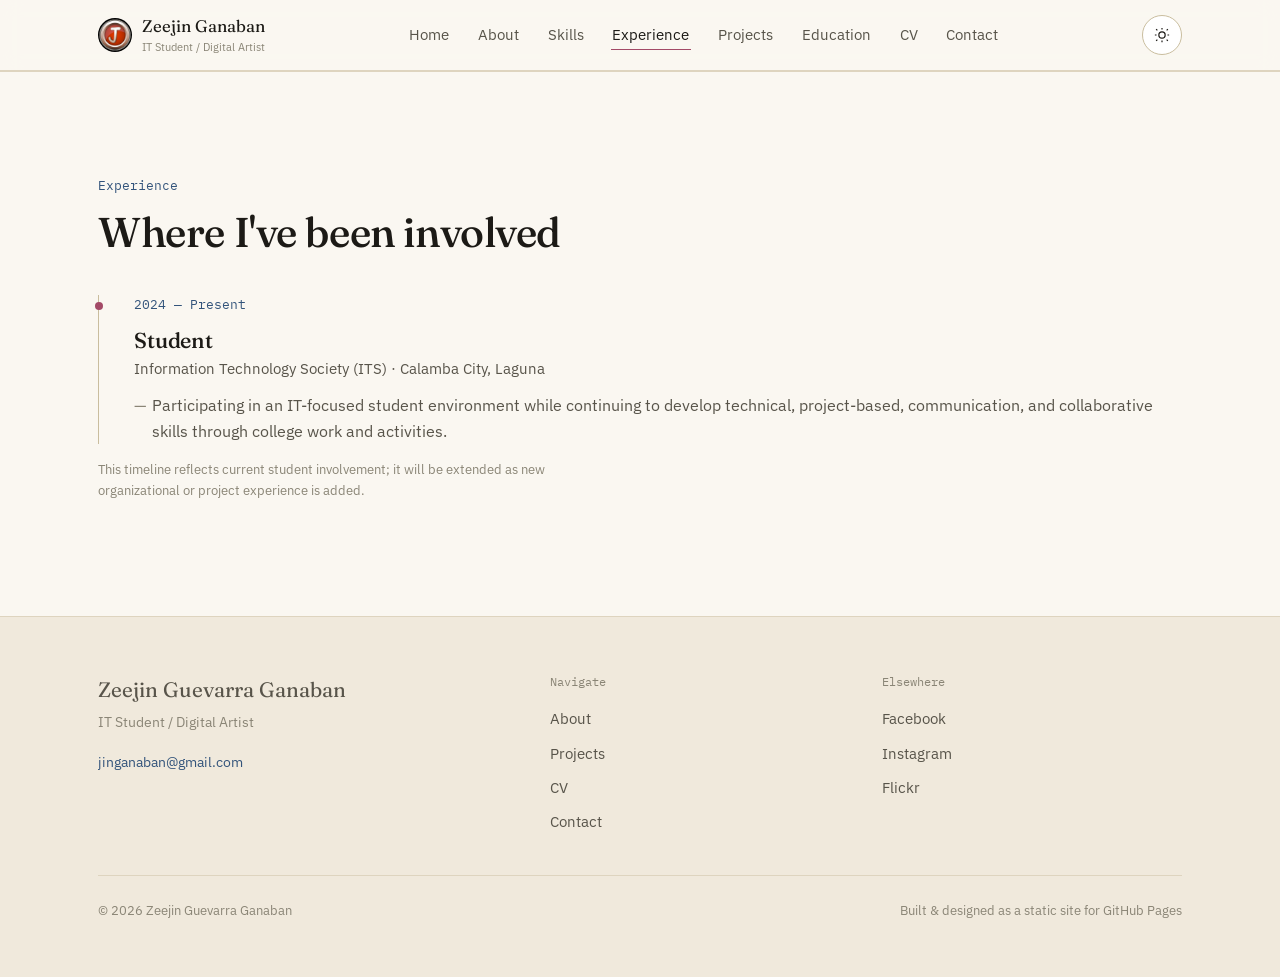
<file: experience/index.html>
<!DOCTYPE html>
<html lang="en">
<head>
<meta charset="UTF-8">
<meta name="viewport" content="width=device-width, initial-scale=1, viewport-fit=cover">
<title>Experience | Zeejin Ganaban</title>
<meta name="description" content="Student and organizational experience of Zeejin Ganaban, including the Information Technology Society (ITS).">
<link rel="canonical" href="https://REPLACE-WITH-USERNAME.github.io/REPLACE-WITH-REPO/experience/">
<meta property="og:type" content="website">
<meta property="og:title" content="Experience | Zeejin Ganaban">
<meta property="og:description" content="Student and organizational experience of Zeejin Ganaban, including the Information Technology Society (ITS).">
<meta property="og:image" content="../assets/images/J.jpg">
<meta name="twitter:card" content="summary">
<link rel="icon" href="../assets/images/J.jpg">
<link rel="stylesheet" href="../assets/css/style.css">
</head>
<body>
<a class="skip-link" href="#main">Skip to content</a>
<header class="site-header">
  <div class="wrap header-row">
    <a class="brand" href="../index.html">
      <span class="brand-mark"><img src="../assets/images/J.jpg" alt="" width="34" height="34"></span>
      <span>
        <span class="brand-name">Zeejin Ganaban</span>
        <span class="brand-role">IT Student / Digital Artist</span>
      </span>
    </a>
    <nav aria-label="Primary">
      <ul class="nav-list">
        <li><a href="../index.html">Home</a></li>
        <li><a href="../about/index.html">About</a></li>
        <li><a href="../skills/index.html">Skills</a></li>
        <li><a href="../experience/index.html" aria-current="page">Experience</a></li>
        <li><a href="../projects/index.html">Projects</a></li>
        <li><a href="../education/index.html">Education</a></li>
        <li><a href="../cv/index.html">CV</a></li>
        <li><a href="../contact/index.html">Contact</a></li>
      </ul>
    </nav>
    <div class="header-tools">
      <button class="theme-toggle" data-theme-toggle type="button" aria-pressed="false" aria-label="Toggle dark mode">
        <svg class="icon-sun" viewBox="0 0 24 24" fill="none" stroke="currentColor" stroke-width="1.6"><circle cx="12" cy="12" r="4.2"/><path d="M12 2.5v2.2M12 19.3v2.2M4.2 4.2l1.6 1.6M18.2 18.2l1.6 1.6M2.5 12h2.2M19.3 12h2.2M4.2 19.8l1.6-1.6M18.2 5.8l1.6-1.6"/></svg>
        <svg class="icon-moon" viewBox="0 0 24 24" fill="none" stroke="currentColor" stroke-width="1.6"><path d="M20 14.2A8.2 8.2 0 1 1 9.8 4a6.6 6.6 0 0 0 10.2 10.2Z"/></svg>
      </button>
      <button class="nav-toggle" data-nav-toggle type="button" aria-expanded="false" aria-controls="mobile-nav" aria-label="Toggle menu"><span class="visually-hidden">Menu</span></button>
    </div>
  </div>
  <nav class="mobile-nav" id="mobile-nav" data-mobile-nav aria-label="Mobile">
    <ul>
      <li><a href="../index.html">Home</a></li>
      <li><a href="../about/index.html">About</a></li>
      <li><a href="../skills/index.html">Skills</a></li>
      <li><a href="../experience/index.html" aria-current="page">Experience</a></li>
      <li><a href="../projects/index.html">Projects</a></li>
      <li><a href="../education/index.html">Education</a></li>
      <li><a href="../cv/index.html">CV</a></li>
      <li><a href="../contact/index.html">Contact</a></li>
    </ul>
  </nav>
</header>

<main id="main">

  <section class="section" data-reveal>
    <div class="wrap">
      <p class="section-kicker">Experience</p>
      <h1 class="section-title">Where I've been involved</h1>
      <ol class="timeline" style="margin-top:2.5rem;list-style:none;">
        <li class="timeline-item">
          <p class="timeline-date">2024 — Present</p>
          <h2 class="timeline-role">Student</h2>
          <p class="timeline-org">Information Technology Society (ITS) · Calamba City, Laguna</p>
          <ul class="timeline-list">
            <li>Participating in an IT-focused student environment while continuing to develop technical, project-based, communication, and collaborative skills through college work and activities.</li>
          </ul>
        </li>
      </ol>
      <p class="form-hint" style="margin-top:1rem;">This timeline reflects current student involvement; it will be extended as new organizational or project experience is added.</p>
    </div>
  </section>

</main>
<footer class="site-footer">
  <div class="wrap">
    <div class="footer-grid">
      <div>
        <p class="footer-brand">Zeejin Guevarra Ganaban</p>
        <p class="footer-role">IT Student / Digital Artist</p>
        <p style="font-size:.9rem;"><a href="mailto:jinganaban@gmail.com" style="color:var(--blue);text-decoration:none;">jinganaban@gmail.com</a></p>
      </div>
      <div>
        <p class="footer-heading">Navigate</p>
        <ul class="footer-links">
          <li><a href="../about/index.html">About</a></li>
          <li><a href="../projects/index.html">Projects</a></li>
          <li><a href="../cv/index.html">CV</a></li>
          <li><a href="../contact/index.html">Contact</a></li>
        </ul>
      </div>
      <div>
        <p class="footer-heading">Elsewhere</p>
        <ul class="footer-links">
          <li><a href="https://www.facebook.com/ZeejinGanaban/" target="_blank" rel="noopener">Facebook</a></li>
          <li><a href="https://www.instagram.com/_demobnector_/" target="_blank" rel="noopener">Instagram</a></li>
          <li><a href="https://www.flickr.com/photos/demobnector/" target="_blank" rel="noopener">Flickr</a></li>
        </ul>
      </div>
    </div>
    <div class="footer-bottom">
      <span>© <span data-year>2026</span> Zeejin Guevarra Ganaban</span>
      <span>Built &amp; designed as a static site for GitHub Pages</span>
    </div>
  </div>
</footer>

<script src="../assets/js/app.js"></script>
</body>
</html>
</file>
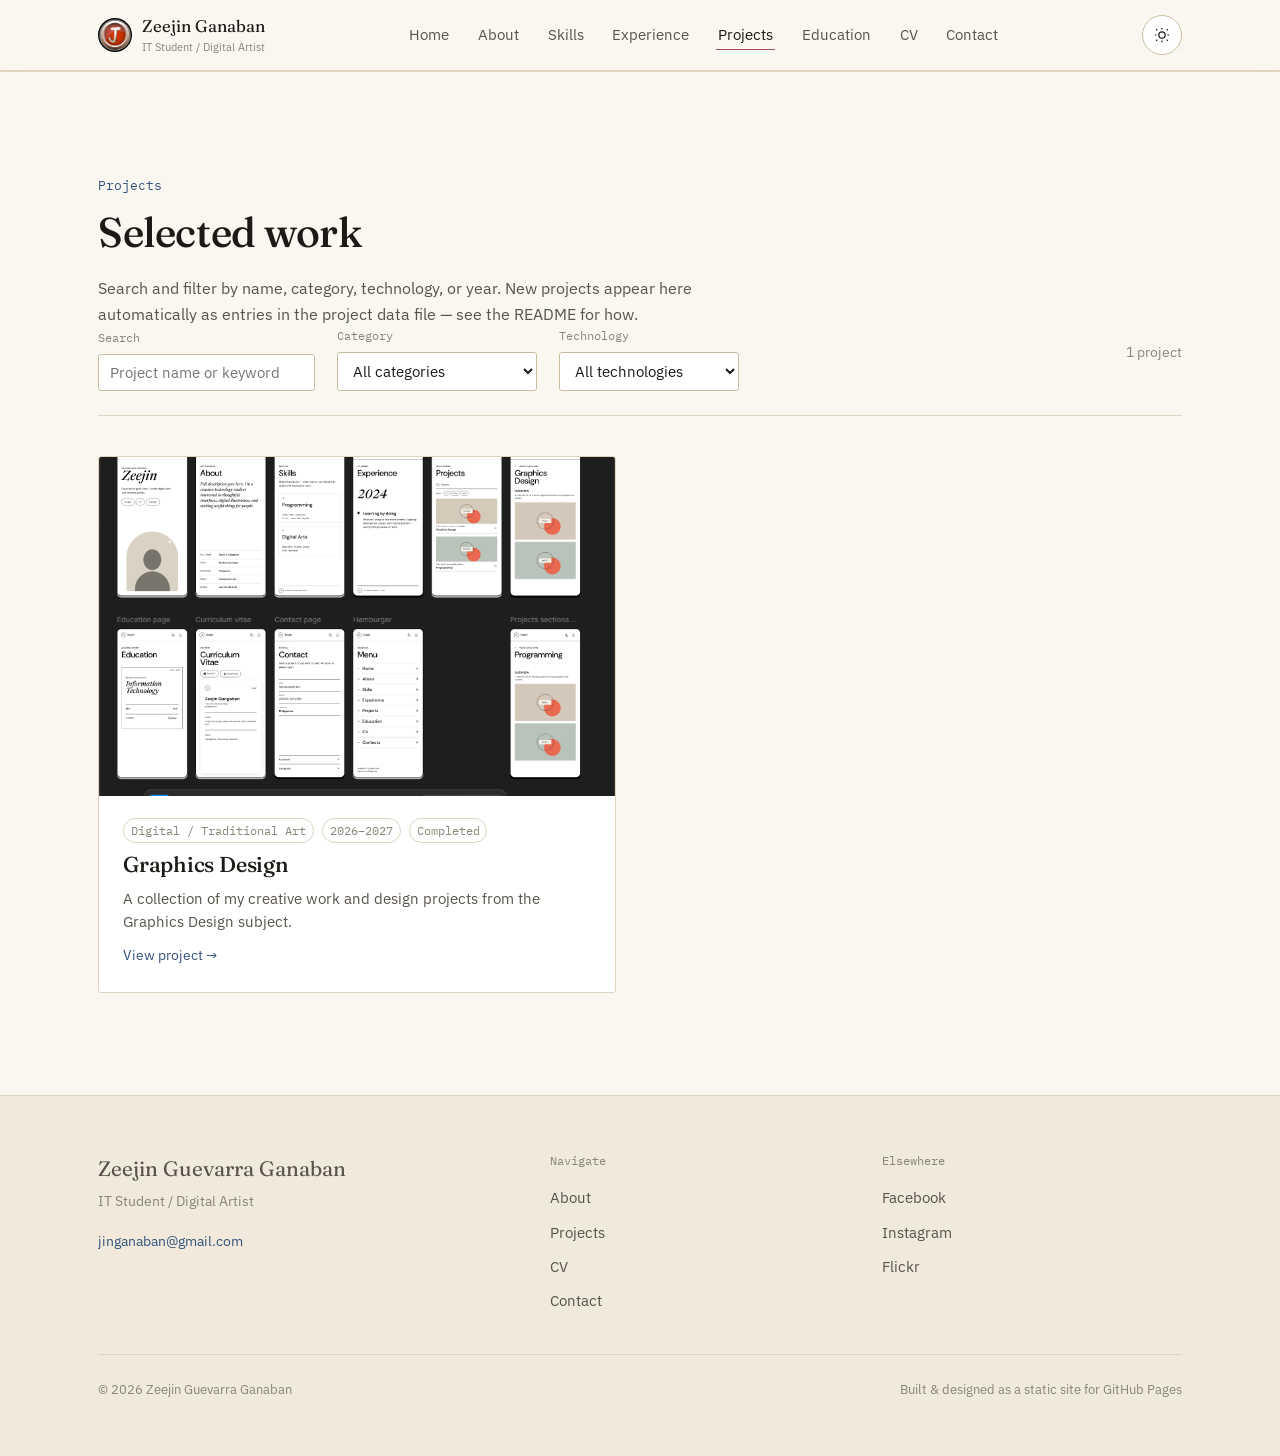
<file: projects/index.html>
<!DOCTYPE html>
<html lang="en">
<head>
<meta charset="UTF-8">
<meta name="viewport" content="width=device-width, initial-scale=1, viewport-fit=cover">
<title>Projects | Zeejin Ganaban</title>
<meta name="description" content="Browse and filter projects by Zeejin Ganaban across web development, game development, and digital art.">
<link rel="canonical" href="https://REPLACE-WITH-USERNAME.github.io/REPLACE-WITH-REPO/projects/">
<meta property="og:type" content="website">
<meta property="og:title" content="Projects | Zeejin Ganaban">
<meta property="og:description" content="Browse and filter projects by Zeejin Ganaban across web development, game development, and digital art.">
<meta property="og:image" content="../assets/images/J.jpg">
<meta name="twitter:card" content="summary">
<link rel="icon" href="../assets/images/J.jpg">
<link rel="stylesheet" href="../assets/css/style.css">
</head>
<body>
<a class="skip-link" href="#main">Skip to content</a>
<header class="site-header">
  <div class="wrap header-row">
    <a class="brand" href="../index.html">
      <span class="brand-mark"><img src="../assets/images/J.jpg" alt="" width="34" height="34"></span>
      <span>
        <span class="brand-name">Zeejin Ganaban</span>
        <span class="brand-role">IT Student / Digital Artist</span>
      </span>
    </a>
    <nav aria-label="Primary">
      <ul class="nav-list">
        <li><a href="../index.html">Home</a></li>
        <li><a href="../about/index.html">About</a></li>
        <li><a href="../skills/index.html">Skills</a></li>
        <li><a href="../experience/index.html">Experience</a></li>
        <li><a href="../projects/index.html" aria-current="page">Projects</a></li>
        <li><a href="../education/index.html">Education</a></li>
        <li><a href="../cv/index.html">CV</a></li>
        <li><a href="../contact/index.html">Contact</a></li>
      </ul>
    </nav>
    <div class="header-tools">
      <button class="theme-toggle" data-theme-toggle type="button" aria-pressed="false" aria-label="Toggle dark mode">
        <svg class="icon-sun" viewBox="0 0 24 24" fill="none" stroke="currentColor" stroke-width="1.6"><circle cx="12" cy="12" r="4.2"/><path d="M12 2.5v2.2M12 19.3v2.2M4.2 4.2l1.6 1.6M18.2 18.2l1.6 1.6M2.5 12h2.2M19.3 12h2.2M4.2 19.8l1.6-1.6M18.2 5.8l1.6-1.6"/></svg>
        <svg class="icon-moon" viewBox="0 0 24 24" fill="none" stroke="currentColor" stroke-width="1.6"><path d="M20 14.2A8.2 8.2 0 1 1 9.8 4a6.6 6.6 0 0 0 10.2 10.2Z"/></svg>
      </button>
      <button class="nav-toggle" data-nav-toggle type="button" aria-expanded="false" aria-controls="mobile-nav" aria-label="Toggle menu"><span class="visually-hidden">Menu</span></button>
    </div>
  </div>
  <nav class="mobile-nav" id="mobile-nav" data-mobile-nav aria-label="Mobile">
    <ul>
      <li><a href="../index.html">Home</a></li>
      <li><a href="../about/index.html">About</a></li>
      <li><a href="../skills/index.html">Skills</a></li>
      <li><a href="../experience/index.html">Experience</a></li>
      <li><a href="../projects/index.html" aria-current="page">Projects</a></li>
      <li><a href="../education/index.html">Education</a></li>
      <li><a href="../cv/index.html">CV</a></li>
      <li><a href="../contact/index.html">Contact</a></li>
    </ul>
  </nav>
</header>

<main id="main">

  <section class="section" data-reveal>
    <div class="wrap">
      <p class="section-kicker">Projects</p>
      <h1 class="section-title">Selected work</h1>
      <p class="section-desc text-max">Search and filter by name, category, technology, or year. New projects appear here automatically as entries in the project data file — see the README for how.</p>

      <div class="filter-bar">
        <div class="filter-field">
          <label for="project-search">Search</label>
          <input type="search" id="project-search" data-project-search placeholder="Project name or keyword">
        </div>
        <div class="filter-field">
          <label for="project-category">Category</label>
          <select id="project-category" data-project-category>
            <option value="">All categories</option>
          </select>
        </div>
        <div class="filter-field">
          <label for="project-tech">Technology</label>
          <select id="project-tech" data-project-tech>
            <option value="">All technologies</option>
          </select>
        </div>
        <p class="filter-count" data-project-count></p>
      </div>

      <div class="project-grid" data-project-grid data-asset-base="../assets/images/projects/" data-link-base="project.html?slug="></div>
      <p class="no-results" data-project-empty style="display:none;margin-top:2rem;">No projects match those filters yet. Try clearing the search or category.</p>
    </div>
  </section>

</main>
<footer class="site-footer">
  <div class="wrap">
    <div class="footer-grid">
      <div>
        <p class="footer-brand">Zeejin Guevarra Ganaban</p>
        <p class="footer-role">IT Student / Digital Artist</p>
        <p style="font-size:.9rem;"><a href="mailto:jinganaban@gmail.com" style="color:var(--blue);text-decoration:none;">jinganaban@gmail.com</a></p>
      </div>
      <div>
        <p class="footer-heading">Navigate</p>
        <ul class="footer-links">
          <li><a href="../about/index.html">About</a></li>
          <li><a href="../projects/index.html">Projects</a></li>
          <li><a href="../cv/index.html">CV</a></li>
          <li><a href="../contact/index.html">Contact</a></li>
        </ul>
      </div>
      <div>
        <p class="footer-heading">Elsewhere</p>
        <ul class="footer-links">
          <li><a href="https://www.facebook.com/ZeejinGanaban/" target="_blank" rel="noopener">Facebook</a></li>
          <li><a href="https://www.instagram.com/_demobnector_/" target="_blank" rel="noopener">Instagram</a></li>
          <li><a href="https://www.flickr.com/photos/demobnector/" target="_blank" rel="noopener">Flickr</a></li>
        </ul>
      </div>
    </div>
    <div class="footer-bottom">
      <span>© <span data-year>2026</span> Zeejin Guevarra Ganaban</span>
      <span>Built &amp; designed as a static site for GitHub Pages</span>
    </div>
  </div>
</footer>

<script src="../assets/js/app.js"></script>
<script src="../assets/js/projects.js"></script>
</body>
</html>
</file>
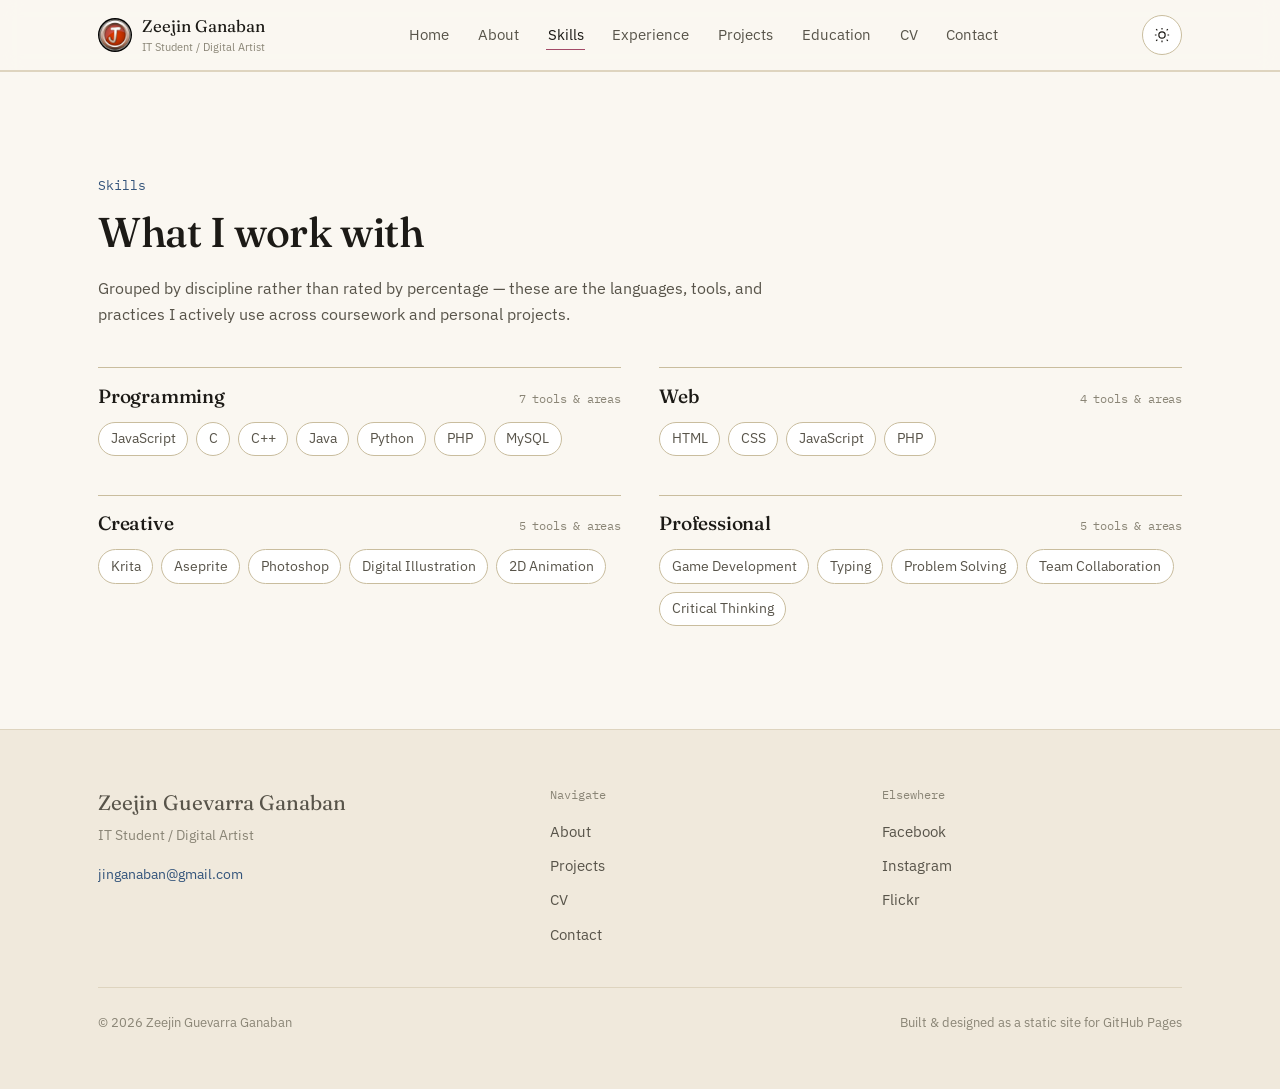
<file: skills/index.html>
<!DOCTYPE html>
<html lang="en">
<head>
<meta charset="UTF-8">
<meta name="viewport" content="width=device-width, initial-scale=1, viewport-fit=cover">
<title>Skills | Zeejin Ganaban</title>
<meta name="description" content="Programming languages, web technologies, creative tools, and professional skills used by Zeejin Ganaban.">
<link rel="canonical" href="https://REPLACE-WITH-USERNAME.github.io/REPLACE-WITH-REPO/skills/">
<meta property="og:type" content="website">
<meta property="og:title" content="Skills | Zeejin Ganaban">
<meta property="og:description" content="Programming languages, web technologies, creative tools, and professional skills used by Zeejin Ganaban.">
<meta property="og:image" content="../assets/images/J.jpg">
<meta name="twitter:card" content="summary">
<link rel="icon" href="../assets/images/J.jpg">
<link rel="stylesheet" href="../assets/css/style.css">
</head>
<body>
<a class="skip-link" href="#main">Skip to content</a>
<header class="site-header">
  <div class="wrap header-row">
    <a class="brand" href="../index.html">
      <span class="brand-mark"><img src="../assets/images/J.jpg" alt="" width="34" height="34"></span>
      <span>
        <span class="brand-name">Zeejin Ganaban</span>
        <span class="brand-role">IT Student / Digital Artist</span>
      </span>
    </a>
    <nav aria-label="Primary">
      <ul class="nav-list">
        <li><a href="../index.html">Home</a></li>
        <li><a href="../about/index.html">About</a></li>
        <li><a href="../skills/index.html" aria-current="page">Skills</a></li>
        <li><a href="../experience/index.html">Experience</a></li>
        <li><a href="../projects/index.html">Projects</a></li>
        <li><a href="../education/index.html">Education</a></li>
        <li><a href="../cv/index.html">CV</a></li>
        <li><a href="../contact/index.html">Contact</a></li>
      </ul>
    </nav>
    <div class="header-tools">
      <button class="theme-toggle" data-theme-toggle type="button" aria-pressed="false" aria-label="Toggle dark mode">
        <svg class="icon-sun" viewBox="0 0 24 24" fill="none" stroke="currentColor" stroke-width="1.6"><circle cx="12" cy="12" r="4.2"/><path d="M12 2.5v2.2M12 19.3v2.2M4.2 4.2l1.6 1.6M18.2 18.2l1.6 1.6M2.5 12h2.2M19.3 12h2.2M4.2 19.8l1.6-1.6M18.2 5.8l1.6-1.6"/></svg>
        <svg class="icon-moon" viewBox="0 0 24 24" fill="none" stroke="currentColor" stroke-width="1.6"><path d="M20 14.2A8.2 8.2 0 1 1 9.8 4a6.6 6.6 0 0 0 10.2 10.2Z"/></svg>
      </button>
      <button class="nav-toggle" data-nav-toggle type="button" aria-expanded="false" aria-controls="mobile-nav" aria-label="Toggle menu"><span class="visually-hidden">Menu</span></button>
    </div>
  </div>
  <nav class="mobile-nav" id="mobile-nav" data-mobile-nav aria-label="Mobile">
    <ul>
      <li><a href="../index.html">Home</a></li>
      <li><a href="../about/index.html">About</a></li>
      <li><a href="../skills/index.html" aria-current="page">Skills</a></li>
      <li><a href="../experience/index.html">Experience</a></li>
      <li><a href="../projects/index.html">Projects</a></li>
      <li><a href="../education/index.html">Education</a></li>
      <li><a href="../cv/index.html">CV</a></li>
      <li><a href="../contact/index.html">Contact</a></li>
    </ul>
  </nav>
</header>

<main id="main">

  <section class="section" data-reveal>
    <div class="wrap">
      <p class="section-kicker">Skills</p>
      <h1 class="section-title">What I work with</h1>
      <p class="section-desc text-max">Grouped by discipline rather than rated by percentage — these are the languages, tools, and practices I actively use across coursework and personal projects.</p>
      <div class="skill-groups" style="margin-top:2.5rem;">
        <div class="skill-group">
          <h3>Programming <small>7 tools &amp; areas</small></h3>
          <ul class="tag-list">
            <li class="tag">JavaScript</li>
            <li class="tag">C</li>
            <li class="tag">C++</li>
            <li class="tag">Java</li>
            <li class="tag">Python</li>
            <li class="tag">PHP</li>
            <li class="tag">MySQL</li>
          </ul>
        </div>
        <div class="skill-group">
          <h3>Web <small>4 tools &amp; areas</small></h3>
          <ul class="tag-list">
            <li class="tag">HTML</li>
            <li class="tag">CSS</li>
            <li class="tag">JavaScript</li>
            <li class="tag">PHP</li>
          </ul>
        </div>
        <div class="skill-group">
          <h3>Creative <small>5 tools &amp; areas</small></h3>
          <ul class="tag-list">
            <li class="tag">Krita</li>
            <li class="tag">Aseprite</li>
            <li class="tag">Photoshop</li>
            <li class="tag">Digital Illustration</li>
            <li class="tag">2D Animation</li>
          </ul>
        </div>
        <div class="skill-group">
          <h3>Professional <small>5 tools &amp; areas</small></h3>
          <ul class="tag-list">
            <li class="tag">Game Development</li>
            <li class="tag">Typing</li>
            <li class="tag">Problem Solving</li>
            <li class="tag">Team Collaboration</li>
            <li class="tag">Critical Thinking</li>
          </ul>
        </div>
      </div>
    </div>
  </section>

</main>
<footer class="site-footer">
  <div class="wrap">
    <div class="footer-grid">
      <div>
        <p class="footer-brand">Zeejin Guevarra Ganaban</p>
        <p class="footer-role">IT Student / Digital Artist</p>
        <p style="font-size:.9rem;"><a href="mailto:jinganaban@gmail.com" style="color:var(--blue);text-decoration:none;">jinganaban@gmail.com</a></p>
      </div>
      <div>
        <p class="footer-heading">Navigate</p>
        <ul class="footer-links">
          <li><a href="../about/index.html">About</a></li>
          <li><a href="../projects/index.html">Projects</a></li>
          <li><a href="../cv/index.html">CV</a></li>
          <li><a href="../contact/index.html">Contact</a></li>
        </ul>
      </div>
      <div>
        <p class="footer-heading">Elsewhere</p>
        <ul class="footer-links">
          <li><a href="https://www.facebook.com/ZeejinGanaban/" target="_blank" rel="noopener">Facebook</a></li>
          <li><a href="https://www.instagram.com/_demobnector_/" target="_blank" rel="noopener">Instagram</a></li>
          <li><a href="https://www.flickr.com/photos/demobnector/" target="_blank" rel="noopener">Flickr</a></li>
        </ul>
      </div>
    </div>
    <div class="footer-bottom">
      <span>© <span data-year>2026</span> Zeejin Guevarra Ganaban</span>
      <span>Built &amp; designed as a static site for GitHub Pages</span>
    </div>
  </div>
</footer>

<script src="../assets/js/app.js"></script>
</body>
</html>
</file>
<file: assets/css/style.css>
/* ==========================================================================
   Zeejin Ganaban — Portfolio
   Design system: warm editorial studio, code + art duality
   Display: Fraunces (artistic, expressive optical sizing)
   Body/UI:  IBM Plex Sans (technical, humanist)
   ========================================================================== */

@import url('https://fonts.googleapis.com/css2?family=Fraunces:opsz,wght,ital@9..144,300..700,0..1&family=IBM+Plex+Sans:wght@400;500;600&family=IBM+Plex+Mono:wght@400;500&display=swap');

:root {
  --bg: #FAF7F1;
  --bg-alt: #F0E9DC;
  --surface: #FFFFFF;
  --ink: #1C1A16;
  --ink-soft: #58544A;
  --ink-faint: #8A8576;
  --line: #DED4BF;
  --line-strong: #C9BD9E;
  --blue: #33547B;
  --blue-soft: #E4EBF1;
  --pink: #A34A67;
  --pink-soft: #F3E4E9;
  --focus: #33547B;

  --font-display: 'Fraunces', 'Iowan Old Style', Georgia, serif;
  --font-body: 'IBM Plex Sans', -apple-system, BlinkMacSystemFont, sans-serif;
  --font-mono: 'IBM Plex Mono', 'SFMono-Regular', Menlo, monospace;

  --content-width: 1180px;
  --radius: 3px;

  color-scheme: light;
}

:root[data-theme="dark"] {
  --bg: #16150F;
  --bg-alt: #1D1C15;
  --surface: #201F19;
  --ink: #F2EEE2;
  --ink-soft: #C1BBA9;
  --ink-faint: #8A8576;
  --line: #38352A;
  --line-strong: #4A4737;
  --blue: #8DAFD4;
  --blue-soft: #24303E;
  --pink: #D993AA;
  --pink-soft: #362027;
  --focus: #8DAFD4;
  color-scheme: dark;
}

@media (prefers-color-scheme: dark) {
  :root:not([data-theme="light"]) {
    --bg: #16150F;
    --bg-alt: #1D1C15;
    --surface: #201F19;
    --ink: #F2EEE2;
    --ink-soft: #C1BBA9;
    --ink-faint: #8A8576;
    --line: #38352A;
    --line-strong: #4A4737;
    --blue: #8DAFD4;
    --blue-soft: #24303E;
    --pink: #D993AA;
    --pink-soft: #362027;
    --focus: #8DAFD4;
    color-scheme: dark;
  }
}

/* ---------- Reset ---------- */
*, *::before, *::after { box-sizing: border-box; }
html {
  scroll-behavior: smooth;
  -webkit-text-size-adjust: 100%;
}
@media (prefers-reduced-motion: reduce) {
  html { scroll-behavior: auto; }
  *, *::before, *::after {
    animation-duration: 0.01ms !important;
    animation-iteration-count: 1 !important;
    transition-duration: 0.01ms !important;
    scroll-behavior: auto !important;
  }
}
body {
  margin: 0;
  background: var(--bg);
  color: var(--ink);
  font-family: var(--font-body);
  font-size: 16px;
  line-height: 1.6;
  -webkit-font-smoothing: antialiased;
  transition: background-color .25s ease, color .25s ease;
}
img { max-width: 100%; display: block; }
a { color: inherit; }
h1, h2, h3, h4 {
  font-family: var(--font-display);
  font-weight: 500;
  line-height: 1.12;
  margin: 0 0 .5em;
  letter-spacing: -0.01em;
}
p { margin: 0 0 1em; max-width: 62ch; color: var(--ink-soft); }
ul { margin: 0; padding: 0; }
button { font-family: inherit; }

:focus-visible {
  outline: 2px solid var(--focus);
  outline-offset: 3px;
  border-radius: 2px;
}

.visually-hidden {
  position: absolute; width: 1px; height: 1px;
  overflow: hidden; clip: rect(0 0 0 0); white-space: nowrap;
}

.skip-link {
  position: absolute; left: -9999px; top: 0;
  background: var(--ink); color: var(--bg);
  padding: .8em 1.2em; z-index: 200; font-size: .9rem;
}
.skip-link:focus { left: 1rem; top: 1rem; }

/* ---------- Layout helpers ---------- */
.wrap {
  max-width: var(--content-width);
  margin-inline: auto;
  padding-inline: clamp(1.25rem, 4vw, 3rem);
}
.section {
  padding-block: clamp(3.5rem, 8vw, 6.5rem);
  border-top: 1px solid var(--line);
}
.section--tight { padding-block: clamp(2.5rem, 5vw, 4rem); }
.section--alt { background: var(--bg-alt); }
.section-head {
  display: grid;
  grid-template-columns: minmax(0,1fr);
  gap: 1rem;
  margin-bottom: clamp(2rem, 5vw, 3.25rem);
  align-items: end;
}
@media (min-width: 780px) {
  .section-head { grid-template-columns: 2fr 1fr; }
}
.section-num {
  font-family: var(--font-mono);
  font-size: .78rem;
  color: var(--ink-faint);
  letter-spacing: .04em;
}
.section-title { font-size: clamp(1.8rem, 3.4vw, 2.6rem); }
.section-kicker {
  font-family: var(--font-mono);
  font-size: .82rem;
  color: var(--blue);
}
.section-desc { align-self: start; margin: 0; color: var(--ink-soft); }

/* ---------- Buttons ---------- */
.btn {
  display: inline-flex;
  align-items: center;
  gap: .5em;
  padding: .8em 1.4em;
  border: 1px solid var(--ink);
  border-radius: var(--radius);
  font-size: .95rem;
  font-weight: 500;
  text-decoration: none;
  background: transparent;
  color: var(--ink);
  cursor: pointer;
  transition: background-color .18s ease, color .18s ease, border-color .18s ease, transform .18s ease;
}
.btn:hover { background: var(--ink); color: var(--bg); }
.btn:active { transform: translateY(1px); }
.btn:disabled { opacity: .65; cursor: progress; }
.btn-primary { background: var(--blue); border-color: var(--blue); color: #fff; }
.btn-primary:hover { background: var(--ink); border-color: var(--ink); color: #fff; }
.btn-quiet { border-color: transparent; padding-inline: .2em; }
.btn-quiet:hover { background: transparent; color: var(--blue); }
.btn-row { display: flex; flex-wrap: wrap; gap: .75rem; }

/* ---------- Header / Nav ---------- */
.site-header {
  position: sticky; top: 0; z-index: 100;
  background: color-mix(in srgb, var(--bg) 88%, transparent);
  backdrop-filter: blur(10px);
  border-bottom: 1px solid var(--line);
  padding-top: env(safe-area-inset-top, 0px);
}
.header-row {
  display: flex; align-items: center; justify-content: space-between;
  padding-block: .85rem;
}
.brand { display: flex; align-items: center; gap: .65rem; text-decoration: none; color: var(--ink); }
.brand-mark {
  width: 34px; height: 34px; border-radius: 50%;
  overflow: hidden; flex-shrink: 0;
}
.brand-mark img { width: 100%; height: 100%; object-fit: cover; }
.brand-name { font-family: var(--font-display); font-size: 1.05rem; line-height: 1.1; }
.brand-role { display: block; font-family: var(--font-body); font-size: .68rem; color: var(--ink-faint); }

.nav-list {
  display: none;
  list-style: none;
  gap: clamp(1rem, 2vw, 1.9rem);
  align-items: center;
}
.nav-list a {
  text-decoration: none;
  font-size: .92rem;
  color: var(--ink-soft);
  padding: .3rem .1rem;
  border-bottom: 1px solid transparent;
  transition: color .15s ease, border-color .15s ease;
}
.nav-list a:hover, .nav-list a[aria-current="page"] {
  color: var(--ink);
  border-color: var(--pink);
}
@media (min-width: 900px) { .nav-list { display: flex; } }

.header-tools { display: flex; align-items: center; gap: .6rem; }

.theme-toggle {
  width: 40px; height: 40px;
  border: 1px solid var(--line-strong);
  border-radius: 50%;
  background: var(--surface);
  color: var(--ink);
  display: inline-flex; align-items: center; justify-content: center;
  cursor: pointer;
}
.theme-toggle svg { width: 18px; height: 18px; }
.theme-toggle .icon-moon { display: none; }
:root[data-theme="dark"] .theme-toggle .icon-sun { display: none; }
:root[data-theme="dark"] .theme-toggle .icon-moon { display: block; }

.nav-toggle {
  width: 40px; height: 40px;
  border: 1px solid var(--line-strong);
  border-radius: var(--radius);
  background: var(--surface);
  display: inline-flex; align-items: center; justify-content: center;
  cursor: pointer;
}
.nav-toggle span, .nav-toggle::before, .nav-toggle::after {
  content: ""; display: block; width: 18px; height: 1.5px; background: var(--ink);
  position: relative;
}
.nav-toggle::before { margin-bottom: 5px; }
.nav-toggle::after { margin-top: 5px; }
@media (min-width: 900px) { .nav-toggle { display: none; } }

.mobile-nav {
  display: none;
  border-top: 1px solid var(--line);
  background: var(--bg);
}
.mobile-nav.is-open { display: block; }
.mobile-nav ul { list-style: none; padding: .5rem clamp(1.25rem,4vw,3rem) 1.25rem; }
.mobile-nav a {
  display: block; padding: .7rem 0; text-decoration: none;
  color: var(--ink-soft); border-bottom: 1px solid var(--line);
  font-size: 1rem;
}
.mobile-nav a[aria-current="page"] { color: var(--blue); }
@media (min-width: 900px) { .mobile-nav { display: none !important; } }

/* ---------- Hero ---------- */
.hero {
  padding-block: clamp(3rem, 9vw, 6rem) clamp(3.5rem, 8vw, 6rem);
  display: grid;
  gap: clamp(2rem, 6vw, 3.5rem);
}
@media (min-width: 920px) {
  .hero { grid-template-columns: 1.55fr 1fr; align-items: center; }
}
.hero-eyebrow {
  font-family: var(--font-mono);
  font-size: .82rem;
  color: var(--pink);
  margin-bottom: 1rem;
}
.hero-title {
  font-size: clamp(2.6rem, 6.4vw, 4.6rem);
  margin-bottom: .35em;
}
.hero-title em {
  font-style: italic;
  color: var(--blue);
}
.hero-role {
  font-family: var(--font-mono);
  font-size: .95rem;
  color: var(--pink);
  margin: 0 0 1.1rem;
}
.hero-lede { font-size: 1.15rem; color: var(--ink-soft); max-width: 46ch; }
.hero-tagline {
  font-family: var(--font-display);
  font-style: italic;
  font-size: 1.15rem;
  color: var(--ink);
  border-left: 2px solid var(--pink);
  padding-left: 1rem;
  margin: 1.6rem 0 2rem;
  max-width: 42ch;
}
.hero-photo {
  position: relative;
  aspect-ratio: 4/5;
  background: var(--bg-alt);
  border: 1px solid var(--line-strong);
  border-radius: var(--radius);
  display: flex; align-items: center; justify-content: center;
  text-align: center; padding: 1.5rem;
  overflow: hidden;
}
.hero-photo-label {
  font-family: var(--font-mono);
  font-size: .78rem;
  color: var(--ink-faint);
}
.hero-photo-mark { width: 56px; height: 56px; margin-bottom: 1rem; opacity: .6; }

/* ---------- Cards / Skills ---------- */
.skill-groups {
  display: grid;
  gap: clamp(1.5rem, 3vw, 2.5rem);
  grid-template-columns: 1fr;
}
@media (min-width: 700px) { .skill-groups { grid-template-columns: 1fr 1fr; } }
.skill-group {
  border-top: 1px solid var(--line-strong);
  padding-top: 1.1rem;
}
.skill-group h3 {
  font-size: 1.2rem;
  display: flex; align-items: baseline; justify-content: space-between; gap: 1rem;
}
.skill-group h3 small {
  font-family: var(--font-mono);
  font-size: .72rem;
  color: var(--ink-faint);
  font-weight: 400;
}
.tag-list { list-style: none; display: flex; flex-wrap: wrap; gap: .5rem; margin-top: .9rem; }
.tag {
  font-size: .85rem;
  padding: .4em .85em;
  border: 1px solid var(--line-strong);
  border-radius: 100px;
  color: var(--ink-soft);
  background: var(--surface);
  transition: border-color .15s ease, color .15s ease;
}
.tag:hover { border-color: var(--blue); color: var(--ink); }

/* ---------- Timeline ---------- */
.timeline { list-style: none; position: relative; padding-left: clamp(1.2rem, 4vw, 2.2rem); border-left: 1px solid var(--line-strong); }
.timeline-item { position: relative; padding-bottom: 2.5rem; }
.timeline-item:last-child { padding-bottom: 0; }
.timeline-item::before {
  content: ""; position: absolute; left: calc(-1 * clamp(1.2rem, 4vw, 2.2rem) - 4.5px);
  top: .4rem; width: 8px; height: 8px; border-radius: 50%;
  background: var(--pink);
}
.timeline-date { font-family: var(--font-mono); font-size: .8rem; color: var(--blue); }
.timeline-role { font-size: 1.35rem; margin: .3em 0 .15em; }
.timeline-org { color: var(--ink-soft); font-size: .95rem; margin-bottom: .8rem; }
.timeline-list { list-style: none; }
.timeline-list li {
  position: relative; padding-left: 1.1rem; margin-bottom: .5rem; color: var(--ink-soft);
}
.timeline-list li::before { content: "—"; position: absolute; left: 0; color: var(--ink-faint); }

/* ---------- Project cards / grid ---------- */
.filter-bar {
  display: flex; flex-wrap: wrap; gap: .9rem 1.4rem;
  align-items: flex-end;
  margin-bottom: 2.5rem;
  padding-bottom: 1.5rem;
  border-bottom: 1px solid var(--line);
}
.filter-field { display: flex; flex-direction: column; gap: .4rem; }
.filter-field label {
  font-family: var(--font-mono); font-size: .72rem; color: var(--ink-faint);
}
.filter-field input, .filter-field select {
  font-family: var(--font-body); font-size: .92rem;
  padding: .55em .75em;
  border: 1px solid var(--line-strong);
  border-radius: var(--radius);
  background: var(--surface); color: var(--ink);
  min-width: 180px;
}
.filter-count { margin-left: auto; font-size: .85rem; color: var(--ink-faint); align-self: center; }

.project-grid {
  display: grid; gap: clamp(2rem, 4vw, 3rem);
  grid-template-columns: 1fr;
}
@media (min-width: 720px) { .project-grid { grid-template-columns: 1fr 1fr; } }

.project-card {
  display: flex; flex-direction: column;
  text-decoration: none; color: var(--ink);
  border: 1px solid var(--line);
  background: var(--surface);
  border-radius: var(--radius);
  overflow: hidden;
  transition: border-color .2s ease, box-shadow .2s ease;
}
.project-card:hover { border-color: var(--line-strong); }
.project-card:hover .project-card-img img { transform: scale(1.035); }
.project-card-img {
  aspect-ratio: 16/10.5; overflow: hidden; background: var(--bg-alt);
}
.project-card-img img { width: 100%; height: 100%; object-fit: cover; transition: transform .5s ease; }
.project-card-img.is-placeholder {
  display: flex; align-items: center; justify-content: center;
  font-family: var(--font-mono); font-size: .78rem; color: var(--ink-faint);
}
.project-card-body { padding: 1.4rem 1.5rem 1.6rem; display: flex; flex-direction: column; gap: .6rem; flex: 1; }
.project-card-meta {
  display: flex; flex-wrap: wrap; gap: .5rem;
  font-family: var(--font-mono); font-size: .72rem; color: var(--ink-faint);
}
.project-card-meta span { padding: .2em .6em; border: 1px solid var(--line); border-radius: 100px; }
.project-card h3 { font-size: 1.35rem; margin: 0; }
.project-card p { font-size: .93rem; margin: 0; }
.project-card-cta { margin-top: auto; font-size: .88rem; color: var(--blue); display: flex; align-items: center; gap: .4em; }

.no-results {
  border: 1px dashed var(--line-strong);
  border-radius: var(--radius);
  padding: 3rem 1.5rem;
  text-align: center;
  color: var(--ink-faint);
  font-family: var(--font-mono);
  font-size: .9rem;
}

/* ---------- Project detail ---------- */
.project-hero { display: grid; gap: 1.2rem; margin-bottom: 2.5rem; }
.project-hero-meta { display: flex; flex-wrap: wrap; gap: .5rem 1.2rem; font-family: var(--font-mono); font-size: .82rem; color: var(--ink-faint); }
.project-hero-meta strong { color: var(--ink); font-weight: 500; }
.status-pill {
  display: inline-block; padding: .25em .8em; border-radius: 100px;
  background: var(--pink-soft); color: var(--pink); font-family: var(--font-mono); font-size: .75rem;
}
.case-grid { display: grid; gap: 2.5rem; }
@media (min-width: 860px) { .case-grid { grid-template-columns: 2fr 1fr; align-items: start; } }
.case-block { margin-bottom: 2.2rem; }
.case-block h2 { font-size: 1.35rem; }
.case-aside {
  border: 1px solid var(--line);
  border-radius: var(--radius);
  padding: 1.5rem;
  background: var(--bg-alt);
  position: sticky; top: 6rem;
}
.case-aside dt { font-family: var(--font-mono); font-size: .72rem; color: var(--ink-faint); margin-top: 1rem; }
.case-aside dt:first-child { margin-top: 0; }
.case-aside dd { margin: .25rem 0 0; font-size: .92rem; }
.case-aside .tag-list { margin-top: .4rem; }

.gallery-grid {
  display: grid; gap: 1.6rem 1.6rem; align-items: start;
  grid-template-columns: repeat(auto-fill, minmax(200px, 1fr));
}
/* A card = square thumbnail + (optional) caption underneath. */
.gallery-item {
  display: block; width: 100%; padding: 0; text-align: left;
  font: inherit; color: var(--ink);
  border: 1px solid var(--line); border-radius: var(--radius);
  overflow: hidden; background: var(--surface);
  cursor: pointer;
  transition: border-color .2s ease;
}
.gallery-item:hover { border-color: var(--line-strong); }
.gallery-thumb {
  position: relative; display: block;
  aspect-ratio: 1/1; overflow: hidden; background: var(--bg-alt);
}
.gallery-thumb img { width: 100%; height: 100%; object-fit: cover; transition: transform .35s ease; }
.gallery-item:hover .gallery-thumb img { transform: scale(1.05); }
.gallery-caption {
  display: block; padding: .65rem .8rem .75rem;
  border-top: 1px solid var(--line);
}
.gallery-caption-title { display: block; font-size: .88rem; font-weight: 500; line-height: 1.3; }
.gallery-caption-meta {
  display: flex; align-items: center; gap: .4em; margin-top: .25rem;
  font-family: var(--font-mono); font-size: .72rem; color: var(--ink-faint);
}
.gallery-caption-meta svg { width: 14px; height: 14px; flex-shrink: 0; }

/* Category sections: a heading that spans the whole row, then that category's cards. */
.gallery-section-head {
  grid-column: 1 / -1;
  margin-top: .8rem; padding-bottom: .55rem;
  border-bottom: 1px solid var(--line);
}
.gallery-section-head:first-child { margin-top: 0; }
.gallery-section-head h3 { margin: 0; font-size: 1.3rem; }
.gallery-section-head p { margin: .3rem 0 0; font-size: .9rem; }

/* Category filter chips (shown above the gallery when there are 2+ categories). */
.gallery-filter { display: flex; flex-wrap: wrap; gap: .5rem; margin-bottom: 1.5rem; }
.gallery-filter[hidden] { display: none; }
.gallery-chip {
  font: inherit; font-size: .85rem; padding: .45em 1.05em;
  border: 1px solid var(--line-strong); border-radius: 100px;
  background: var(--surface); color: var(--ink-soft); cursor: pointer;
  transition: background-color .15s ease, color .15s ease, border-color .15s ease;
}
.gallery-chip:hover { border-color: var(--blue); color: var(--ink); }
.gallery-chip.is-active { background: var(--ink); border-color: var(--ink); color: var(--bg); }

/* Folders: stacked-paper edge + a "Folder" badge, so they never read as a single image. */
.gallery-item.is-folder {
  border-color: var(--line-strong);
  box-shadow:
    6px 6px 0 -1px var(--surface), 6px 6px 0 0 var(--line-strong),
    12px 12px 0 -1px var(--surface), 12px 12px 0 0 var(--line-strong);
}
.gallery-badge {
  position: absolute; top: .6rem; left: .6rem;
  display: inline-flex; align-items: center; gap: .4em;
  padding: .3em .75em .3em .6em; border-radius: 100px;
  background: rgba(10, 9, 7, .88); color: #F3EFE6;
  font-family: var(--font-mono); font-size: .72rem;
}
.gallery-badge svg { width: 14px; height: 14px; }

/* Bar shown above the grid while a folder is open. */
.gallery-folder-bar {
  display: flex; flex-wrap: wrap; align-items: center; gap: .8rem 1.2rem;
  margin-bottom: 1.4rem; padding-bottom: 1rem; border-bottom: 1px solid var(--line);
}
.gallery-folder-bar[hidden] { display: none; }
.gallery-folder-bar { scroll-margin-top: 6rem; } /* keep it clear of the sticky header when scrolled into view */
.gallery-back {
  font: inherit; font-size: .85rem; padding: .5em 1em;
  border: 1px solid var(--line-strong); border-radius: 100px;
  background: var(--surface); color: var(--ink); cursor: pointer;
  transition: background-color .15s ease, color .15s ease;
}
.gallery-back:hover { background: var(--ink); color: var(--bg); }
.gallery-folder-heading { flex: 1 1 220px; min-width: 0; }
.gallery-folder-heading h3 { margin: 0; font-size: 1.2rem; }
.gallery-folder-heading p { margin: .25rem 0 0; font-size: .9rem; }
.gallery-folder-heading p:empty { display: none; }
.gallery-folder-count { font-family: var(--font-mono); font-size: .75rem; color: var(--ink-faint); }

/* ---------- Media toggle (All Images / All Videos) ---------- */
.media-head {
  display: flex; flex-wrap: wrap; align-items: center; justify-content: space-between;
  gap: 1rem; margin-bottom: 1.3rem;
}
.media-head h2 { margin: 0; }
.media-toggle {
  display: inline-flex;
  border: 1px solid var(--line-strong);
  border-radius: 100px;
  padding: .2rem;
  gap: .2rem;
}
.media-toggle-btn {
  font-family: var(--font-body);
  font-size: .85rem;
  padding: .45em 1em;
  border: none;
  border-radius: 100px;
  background: transparent;
  color: var(--ink-soft);
  cursor: pointer;
  transition: background-color .15s ease, color .15s ease;
}
.media-toggle-btn.is-active { background: var(--ink); color: var(--bg); }
.media-toggle[hidden] { display: none; }
.media-panel[hidden] { display: none; }

/* ---------- Playable embeds (e.g. itch.io games) ---------- */
.embed-item + .embed-item { margin-top: 2rem; }
.embed-frame {
  position: relative;
  width: 100%;
  aspect-ratio: var(--embed-aspect, 4/3);
  border: 1px solid var(--line);
  border-radius: var(--radius);
  overflow: hidden;
  background: var(--bg-alt);
}
.embed-frame iframe {
  position: absolute; inset: 0;
  width: 100%; height: 100%;
  border: 0;
}
.embed-link {
  display: inline-flex; align-items: center; gap: .5em;
  margin-top: .8rem; font-size: .88rem; color: var(--blue); text-decoration: none;
}
.embed-link:hover { text-decoration: underline; }

.lightbox {
  position: fixed; inset: 0; z-index: 300;
  background: rgba(10,9,7,.92);
  display: none; align-items: center; justify-content: center;
  padding: 2rem;
}
.lightbox.is-open { display: flex; }
.lightbox img { max-width: min(90vw, 1100px); max-height: 82vh; border-radius: 2px; display: block; }
.lightbox-caption { color: #EDE7D8; text-align: center; margin-top: 1rem; font-size: .9rem; max-width: none; } /* max-width: none — the global <p> width cap made this box narrower than the image, so the text looked off-center */
.lightbox-media { position: relative; display: inline-block; max-width: 100%; z-index: 1; }
.lightbox-info {
  position: absolute; top: .7rem; left: .7rem;
  max-width: min(85%, 420px);
  padding: .9rem 1.2rem;
  background: rgba(10, 9, 7, .94);
  border-radius: 6px;
  pointer-events: none;
  text-align: left;
}
.lightbox-info[hidden] { display: none; }
.lightbox-info-title {
  color: #F3EFE6; font-family: var(--font-display); font-size: 1.15rem;
  margin: 0 0 .35rem; line-height: 1.25;
}
.lightbox-info-desc { color: #CFC9BA; font-size: .85rem; margin: 0; max-width: 36ch; }
.lightbox-info-toggle {
  position: absolute; top: .6rem; right: .6rem;
  z-index: 2;
  font-family: var(--font-body);
  font-size: .72rem;
  padding: .4em .9em;
  border: 1px solid rgba(255,255,255,.4);
  border-radius: 100px;
  background: rgba(10,9,7,.62);
  color: #F3EFE6;
  cursor: pointer;
  transition: background-color .15s ease;
}
.lightbox-info-toggle:hover { background: rgba(10,9,7,.85); }
.lightbox-close {
  position: absolute; top: 1.2rem; right: 1.2rem;
  z-index: 2;
  width: 42px; height: 42px; border-radius: 50%;
  background: transparent; border: 1px solid rgba(255,255,255,.4); color: #fff;
  cursor: pointer; font-size: 1.1rem;
}
.lightbox-nav {
  position: absolute; top: 50%; transform: translateY(-50%);
  z-index: 2;
  background: transparent; border: 1px solid rgba(255,255,255,.4); color: #fff;
  width: 44px; height: 44px; border-radius: 50%; cursor: pointer; font-size: 1.1rem;
}
.lightbox-prev { left: 1.2rem; }
.lightbox-next { right: 1.2rem; }

.video-block { margin-top: 2.5rem; }
.video-gallery-grid {
  display: grid; gap: 1rem;
  grid-template-columns: repeat(auto-fill, minmax(190px, 1fr));
}
.video-gallery-item {
  position: relative;
  aspect-ratio: 16/9;
  border: 1px solid var(--line);
  border-radius: var(--radius);
  overflow: hidden;
  background: var(--bg-alt);
  cursor: pointer;
  padding: 0;
  display: block;
  width: 100%;
  text-align: left;
}
.video-gallery-item img,
.video-gallery-item .video-gallery-thumb {
  width: 100%; height: 100%; object-fit: cover;
  transition: transform .35s ease;
  pointer-events: none;
}
.video-gallery-item:hover img,
.video-gallery-item:hover .video-gallery-thumb { transform: scale(1.05); }
.video-gallery-caption {
  position: absolute; left: 0; right: 0; bottom: 0;
  padding: .6rem .8rem .55rem;
  background: linear-gradient(to top, rgba(0,0,0,.68), transparent);
  color: #fff;
  font-size: .82rem;
}
.video-gallery-play {
  position: absolute; top: 50%; left: 50%;
  transform: translate(-50%, -50%);
  width: 46px; height: 46px; border-radius: 50%;
  background: rgba(255,255,255,.92);
  color: var(--ink);
  display: flex; align-items: center; justify-content: center;
  pointer-events: none;
}
.video-gallery-play svg { width: 16px; height: 16px; margin-left: 2px; }
.lightbox-gif[hidden] { display: none; } /* (the generic .lightbox img rule would otherwise override [hidden]) */
.video-lightbox video { max-width: min(90vw, 900px); max-height: 82vh; border-radius: 2px; background: #000; }

.project-empty-note {
  border: 1px dashed var(--line-strong);
  border-radius: var(--radius);
  padding: 1.2rem 1.5rem;
  font-size: .9rem; color: var(--ink-faint);
}

/* ---------- Forms ---------- */
.form-grid { display: grid; gap: 1.3rem; max-width: 640px; }
.form-row { display: grid; gap: .4rem; }
.form-row label { font-size: .88rem; color: var(--ink); font-weight: 500; }
.form-row .req { color: var(--pink); }
.form-row input, .form-row textarea {
  font-family: var(--font-body); font-size: 1rem;
  padding: .75em .9em;
  border: 1px solid var(--line-strong);
  border-radius: var(--radius);
  background: var(--surface); color: var(--ink);
  width: 100%;
}
.form-row textarea { resize: vertical; min-height: 140px; }
.form-hint { font-size: .8rem; color: var(--ink-faint); }
.form-error { font-size: .82rem; color: var(--pink); display: none; }
.form-row.has-error input, .form-row.has-error textarea { border-color: var(--pink); }
.form-row.has-error .form-error { display: block; }
.form-status { font-size: .9rem; padding: .9rem 1rem; border-radius: var(--radius); display: none; }
.form-status.is-visible { display: block; }
.form-status.is-success { background: var(--blue-soft); color: var(--blue); }
.form-status.is-error { background: var(--pink-soft); color: var(--pink); }
.hp-field { position: absolute; left: -9999px; opacity: 0; }

/* ---------- Contact / footer info blocks ---------- */
.info-grid { display: grid; gap: 2.5rem; grid-template-columns: 1fr; }
@media (min-width: 860px) { .info-grid { grid-template-columns: 1fr 1fr; } }
.info-list { list-style: none; }
.info-list li { display: flex; gap: .9rem; padding: .9rem 0; border-bottom: 1px solid var(--line); }
.info-list dt { font-family: var(--font-mono); font-size: .75rem; color: var(--ink-faint); width: 90px; flex-shrink: 0; padding-top: .15rem; }
.info-list dd { margin: 0; }
.info-list a { text-decoration: none; color: var(--blue); }
.info-list a:hover { text-decoration: underline; }

/* ---------- About ---------- */
.about-grid { display: grid; gap: clamp(2rem, 4vw, 3.5rem); }
@media (min-width: 900px) { .about-grid { grid-template-columns: 1.4fr 1fr; } }
.fact-list { list-style: none; border-top: 1px solid var(--line); }
.fact-list li { display: flex; gap: 1rem; padding: .85rem 0; border-bottom: 1px solid var(--line); }
.fact-list dt { font-family: var(--font-mono); font-size: .75rem; color: var(--ink-faint); width: 120px; flex-shrink: 0; padding-top: .1rem; }
.fact-list dd { margin: 0; color: var(--ink); }

/* ---------- CV page ---------- */
.cv-panel {
  border: 1px solid var(--line);
  border-radius: var(--radius);
  padding: clamp(1.5rem, 4vw, 2.5rem);
  background: var(--bg-alt);
  display: grid; gap: 1.5rem;
}
.cv-embed {
  width: 100%; height: 70vh; min-height: 420px;
  border: 1px solid var(--line-strong); border-radius: var(--radius); background: var(--surface);
}
.cv-embed-fallback { font-size: .9rem; color: var(--ink-faint); }

/* ---------- Footer ---------- */
.site-footer {
  border-top: 1px solid var(--line);
  padding-block: clamp(2.5rem, 5vw, 3.5rem);
  background: var(--bg-alt);
  padding-bottom: max(clamp(2.5rem, 5vw, 3.5rem), env(safe-area-inset-bottom, 0px));
}
.footer-grid {
  display: grid; gap: 2rem;
  grid-template-columns: 1fr;
}
@media (min-width: 780px) { .footer-grid { grid-template-columns: 1.4fr 1fr 1fr; } }
.footer-brand { font-family: var(--font-display); font-size: 1.3rem; margin-bottom: .3rem; }
.footer-role { color: var(--ink-faint); font-size: .88rem; margin-bottom: 1rem; }
.footer-heading { font-family: var(--font-mono); font-size: .72rem; color: var(--ink-faint); margin-bottom: .9rem; }
.footer-links { list-style: none; display: grid; gap: .55rem; }
.footer-links a { text-decoration: none; color: var(--ink-soft); font-size: .92rem; }
.footer-links a:hover { color: var(--blue); }
.footer-bottom {
  margin-top: 2.5rem; padding-top: 1.5rem; border-top: 1px solid var(--line);
  display: flex; flex-wrap: wrap; justify-content: space-between; gap: 1rem;
  font-size: .82rem; color: var(--ink-faint);
}

/* ---------- Reveal-on-scroll (single orchestrated pass) ---------- */
.reveal { opacity: 1; }
/* Visible by default. Only sections JS has marked as "pending" (below the
   fold) start faded out, and no transform is left behind once revealed. */
[data-reveal] { transition: opacity .6s ease, transform .6s ease; }
[data-reveal].reveal-pending { opacity: 0; transform: translateY(14px); }
[data-reveal].is-visible { opacity: 1; transform: none; }
@media (prefers-reduced-motion: reduce) {
  [data-reveal], [data-reveal].reveal-pending { opacity: 1; transform: none; transition: none; }
}

/* ---------- Misc ---------- */
.eyebrow-mono { font-family: var(--font-mono); font-size: .78rem; color: var(--ink-faint); }
.text-max { max-width: 68ch; }
</file>
